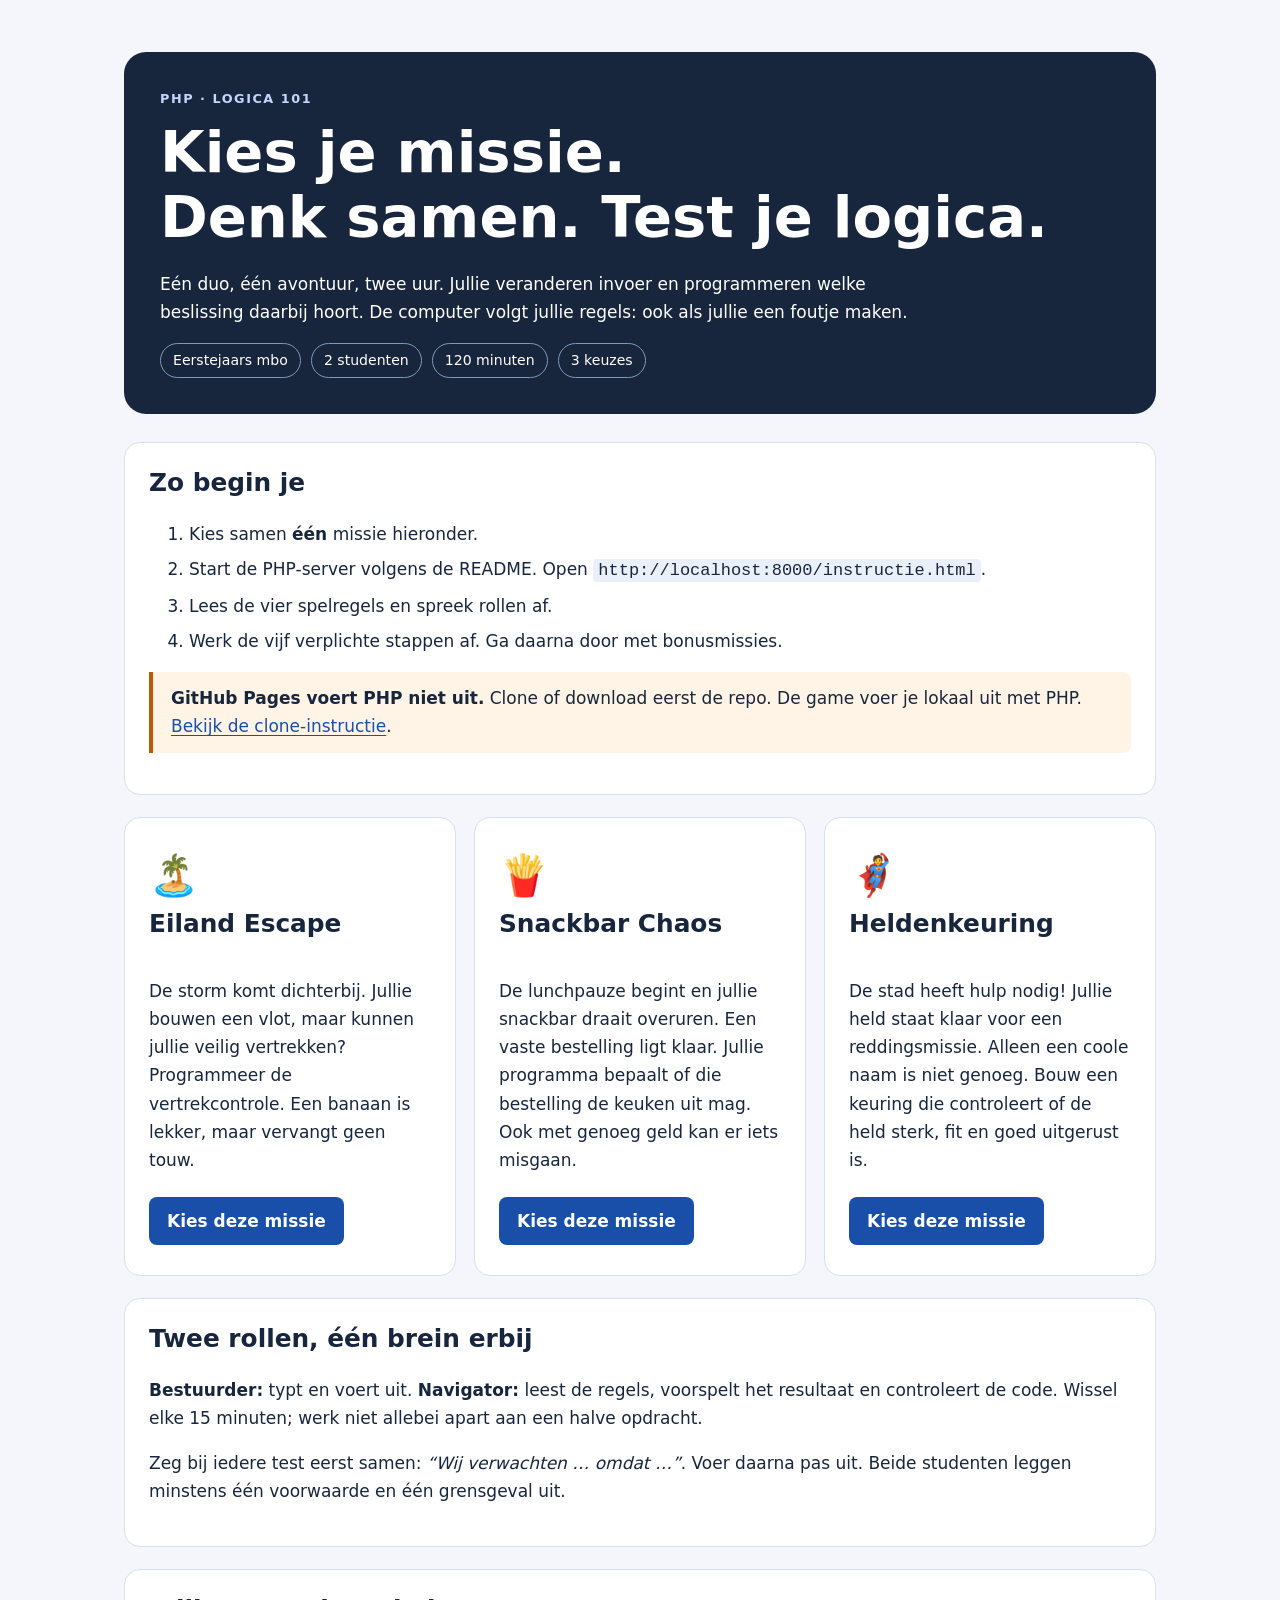
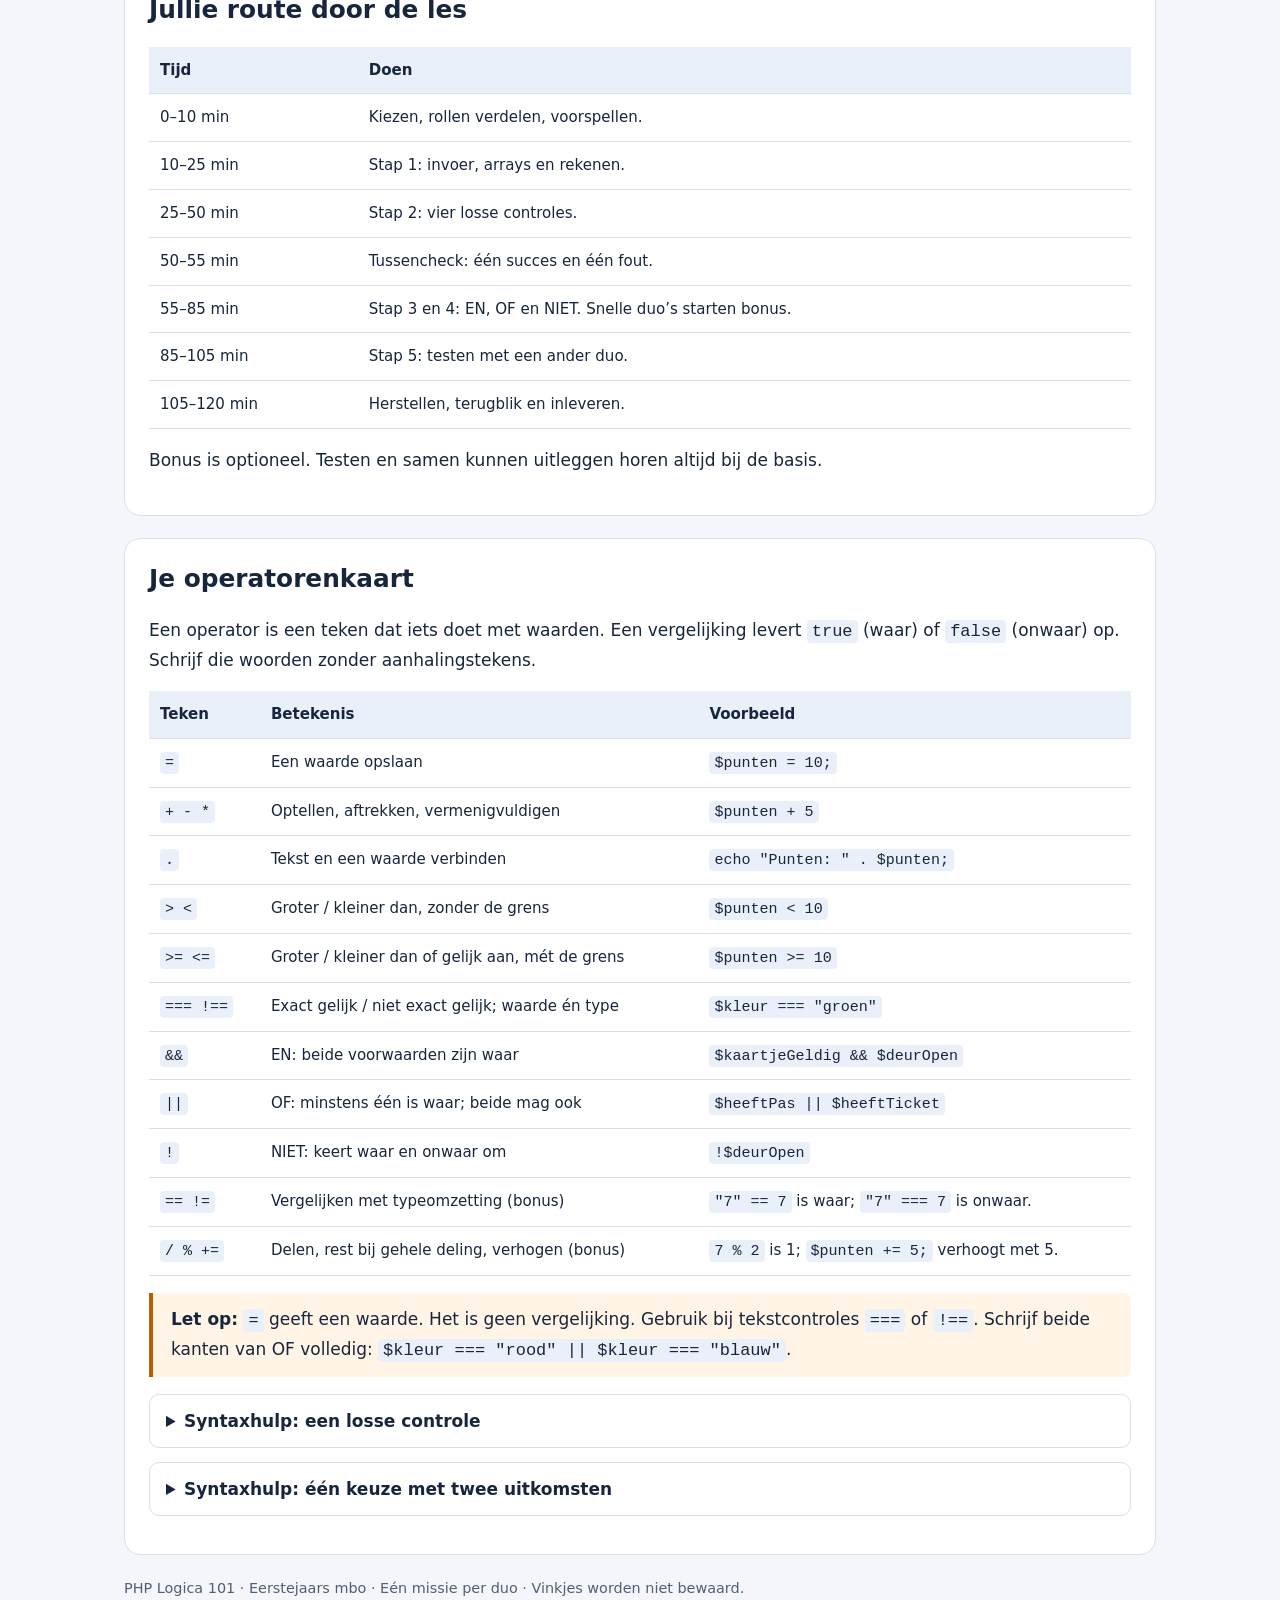
<file: index.html>
<!doctype html>
<html lang="nl">
<head>
    <meta charset="utf-8">
    <meta name="viewport" content="width=device-width, initial-scale=1">
    <meta http-equiv="refresh" content="0; url=instructie.html">
    <title>PHP Logica 101 — kies je missie</title>
</head>
<body><p><a href="instructie.html">Ga naar de drie PHP-missies</a>.</p></body>
</html>
</file>
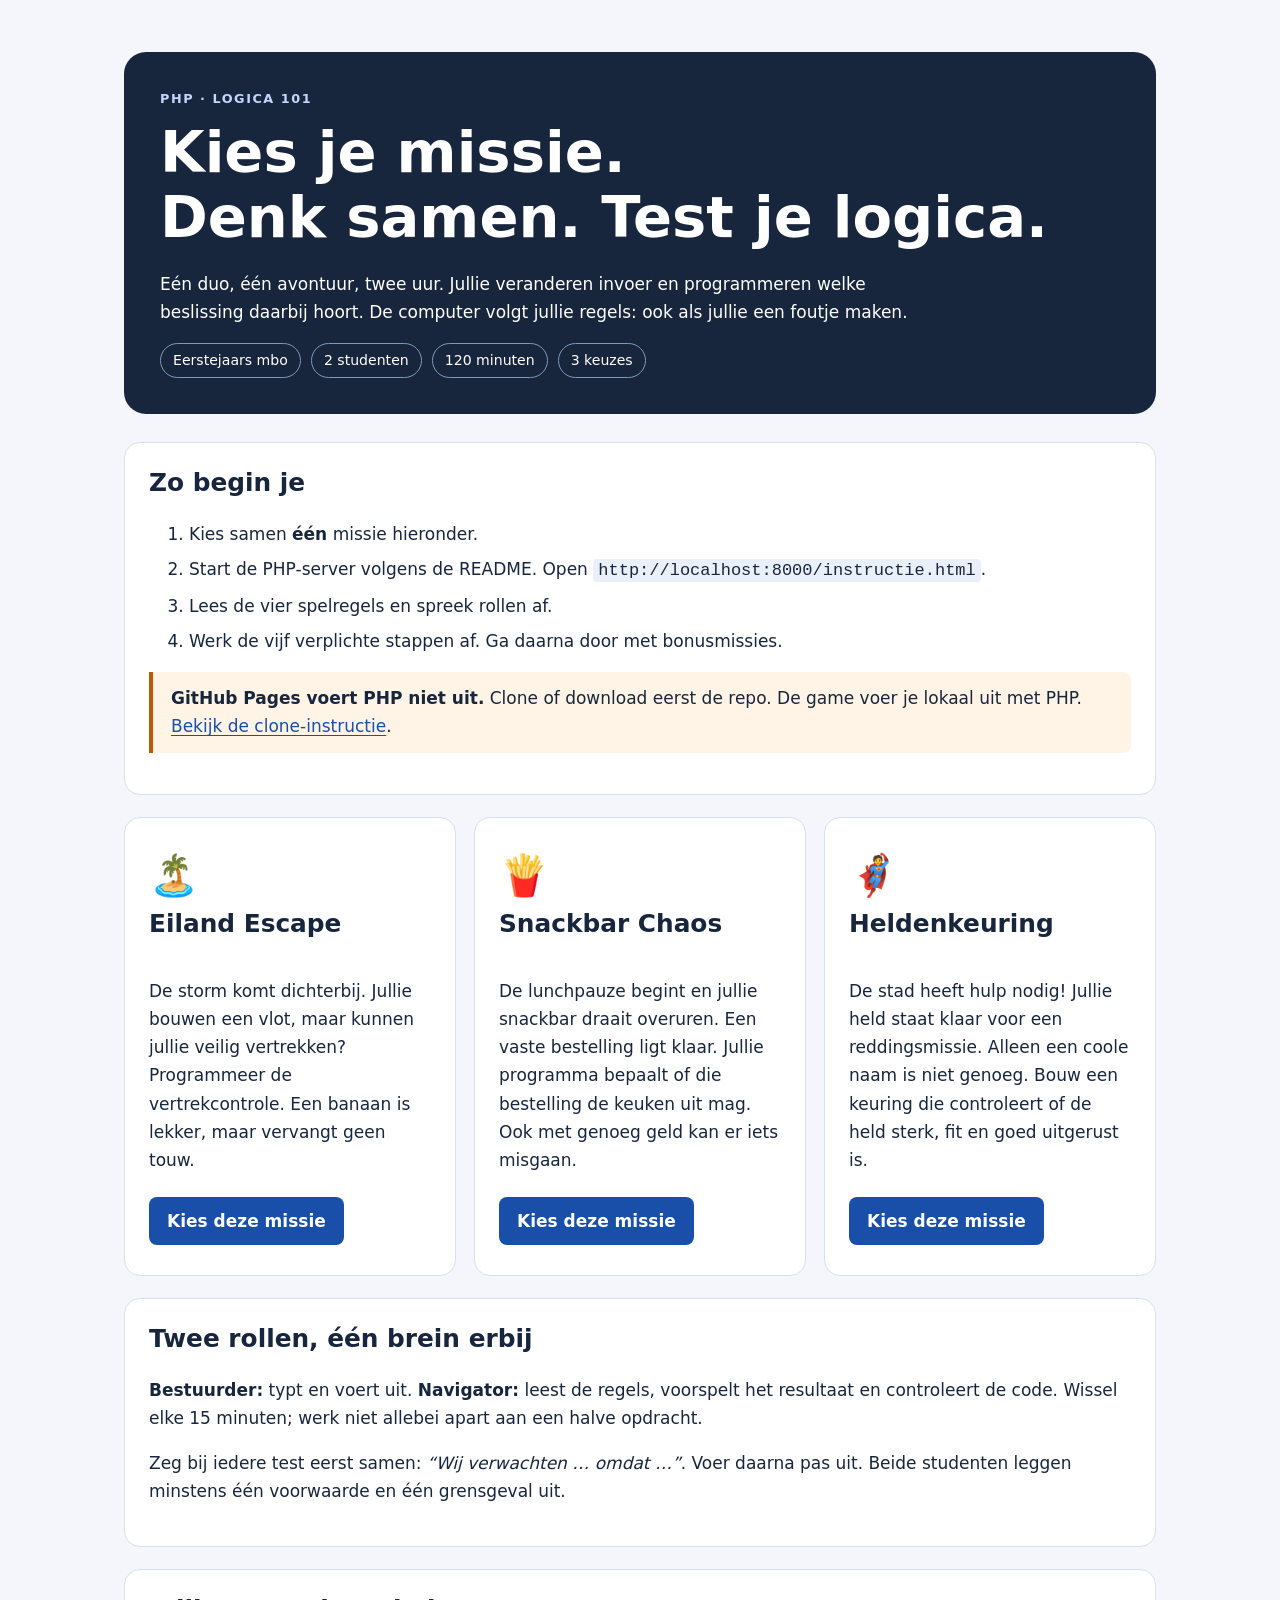
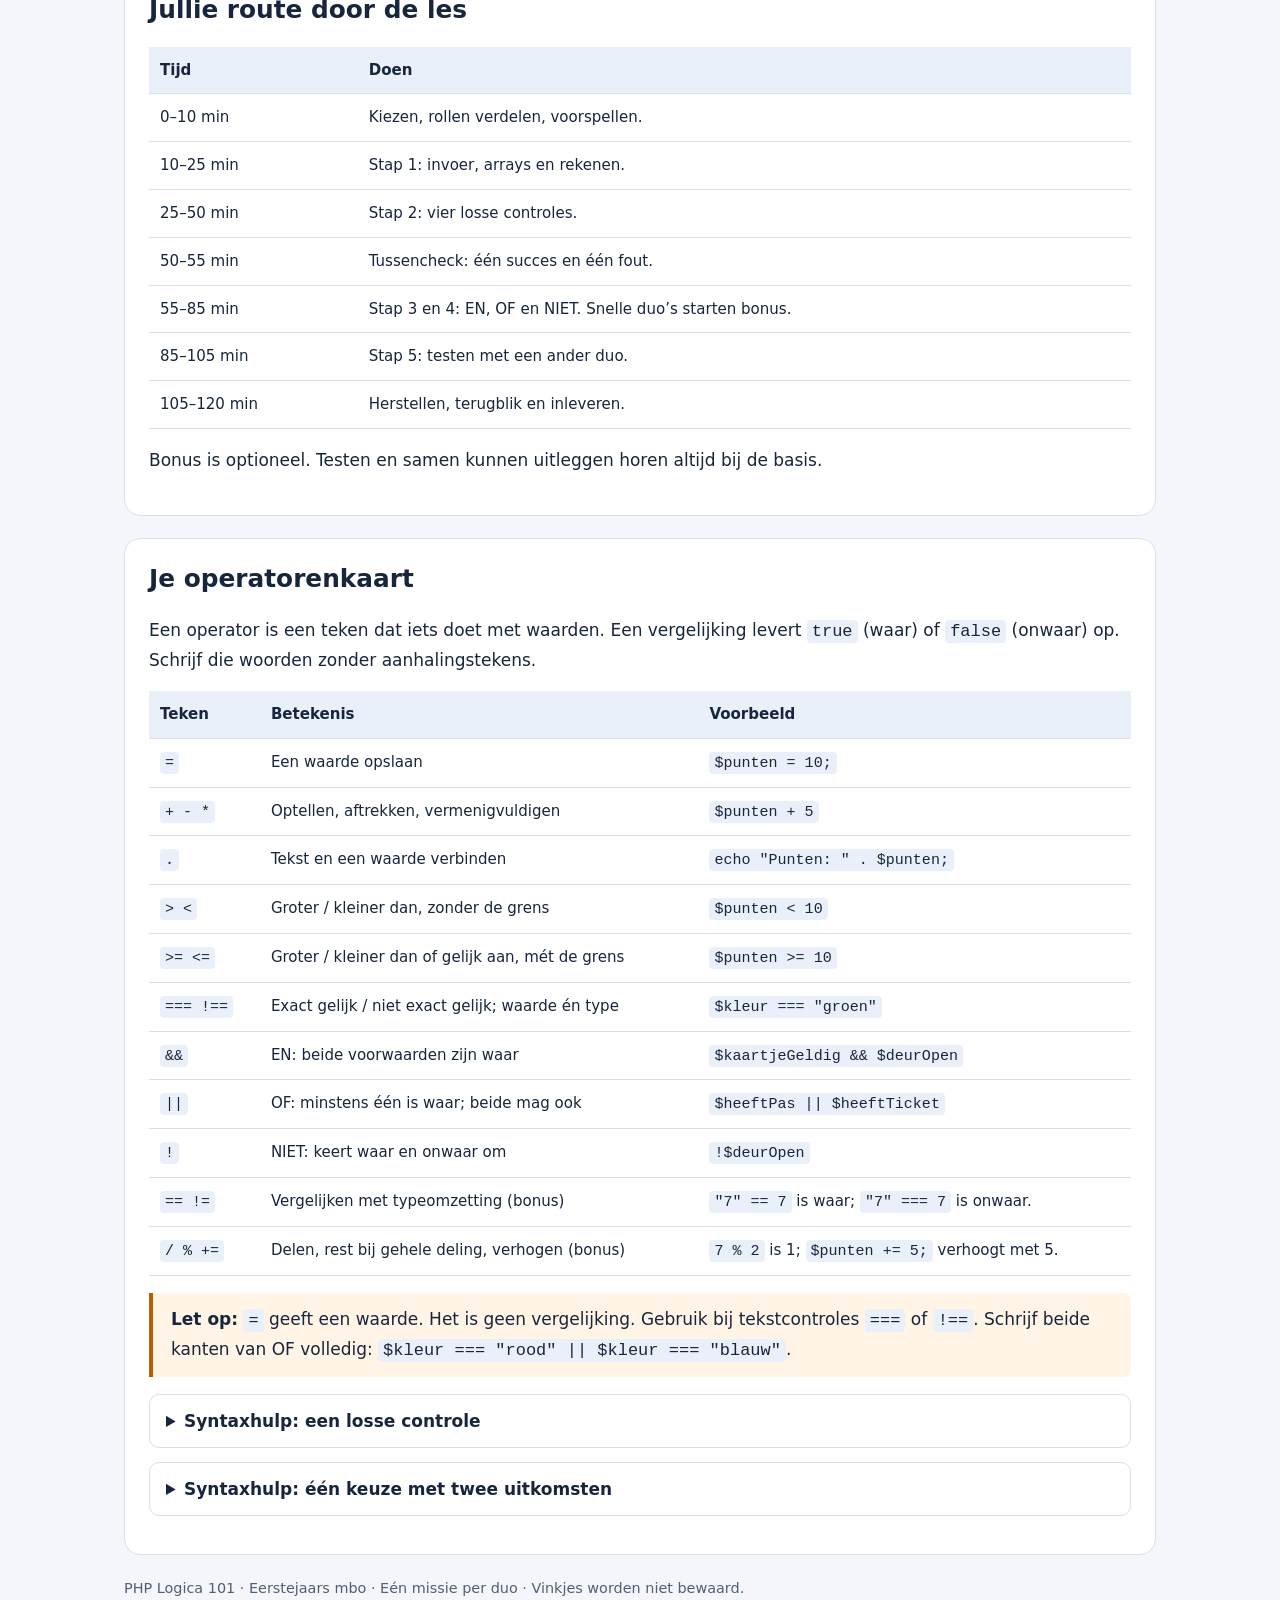
<file: instructie.html>
<!doctype html>
<html lang="nl"><head><meta charset="utf-8"><meta name="viewport" content="width=device-width, initial-scale=1"><title>Kies je missie | PHP Logica 101</title><link rel="stylesheet" href="assets/stijl.css"></head>
<body><main>
<header class="hero"><div class="eyebrow">PHP · Logica 101</div><h1>Kies je missie.<br>Denk samen. Test je logica.</h1><p>Eén duo, één avontuur, twee uur. Jullie veranderen invoer en programmeren welke beslissing daarbij hoort. De computer volgt jullie regels: ook als jullie een foutje maken.</p><div class="tags"><span class="tag">Eerstejaars mbo</span><span class="tag">2 studenten</span><span class="tag">120 minuten</span><span class="tag">3 keuzes</span></div></header>
<section class="panel"><h2>Zo begin je</h2><ol><li>Kies samen <strong>één</strong> missie hieronder.</li><li>Start de PHP-server volgens de README. Open <code>http://localhost:8000/instructie.html</code>.</li><li>Lees de vier spelregels en spreek rollen af.</li><li>Werk de vijf verplichte stappen af. Ga daarna door met bonusmissies.</li></ol><p class="note"><strong>GitHub Pages voert PHP niet uit.</strong> Clone of download eerst de repo. De game voer je lokaal uit met PHP. <a href="publiceer/clone-instructie.html">Bekijk de clone-instructie</a>.</p></section>
<div class="cards"><article class="card"><div class="icon" aria-hidden="true">🏝️</div><h2>Eiland Escape</h2><p>De storm komt dichterbij. Jullie bouwen een vlot, maar kunnen jullie veilig vertrekken? Programmeer de vertrekcontrole. Een banaan is lekker, maar vervangt geen touw.</p><a class="button" href="opdrachten/eiland/instructie.html">Kies deze missie</a></article><article class="card"><div class="icon" aria-hidden="true">🍟</div><h2>Snackbar Chaos</h2><p>De lunchpauze begint en jullie snackbar draait overuren. Een vaste bestelling ligt klaar. Jullie programma bepaalt of die bestelling de keuken uit mag. Ook met genoeg geld kan er iets misgaan.</p><a class="button" href="opdrachten/snackbar/instructie.html">Kies deze missie</a></article><article class="card"><div class="icon" aria-hidden="true">🦸</div><h2>Heldenkeuring</h2><p>De stad heeft hulp nodig! Jullie held staat klaar voor een reddingsmissie. Alleen een coole naam is niet genoeg. Bouw een keuring die controleert of de held sterk, fit en goed uitgerust is.</p><a class="button" href="opdrachten/helden/instructie.html">Kies deze missie</a></article></div>
<section class="panel"><h2>Twee rollen, één brein erbij</h2><p><strong>Bestuurder:</strong> typt en voert uit. <strong>Navigator:</strong> leest de regels, voorspelt het resultaat en controleert de code. Wissel elke 15 minuten; werk niet allebei apart aan een halve opdracht.</p><p>Zeg bij iedere test eerst samen: <em>“Wij verwachten … omdat …”</em>. Voer daarna pas uit. Beide studenten leggen minstens één voorwaarde en één grensgeval uit.</p></section>
<section class="panel"><h2>Jullie route door de les</h2><div class="table-wrap"><table><thead><tr><th>Tijd</th><th>Doen</th></tr></thead><tbody><tr><td>0–10 min</td><td>Kiezen, rollen verdelen, voorspellen.</td></tr><tr><td>10–25 min</td><td>Stap 1: invoer, arrays en rekenen.</td></tr><tr><td>25–50 min</td><td>Stap 2: vier losse controles.</td></tr><tr><td>50–55 min</td><td>Tussencheck: één succes en één fout.</td></tr><tr><td>55–85 min</td><td>Stap 3 en 4: EN, OF en NIET. Snelle duo’s starten bonus.</td></tr><tr><td>85–105 min</td><td>Stap 5: testen met een ander duo.</td></tr><tr><td>105–120 min</td><td>Herstellen, terugblik en inleveren.</td></tr></tbody></table></div><p>Bonus is optioneel. Testen en samen kunnen uitleggen horen altijd bij de basis.</p></section>
<section class="panel" id="operators"><h2>Je operatorenkaart</h2><p>Een operator is een teken dat iets doet met waarden. Een vergelijking levert <code>true</code> (waar) of <code>false</code> (onwaar) op. Schrijf die woorden zonder aanhalingstekens.</p><div class="table-wrap"><table><thead><tr><th>Teken</th><th>Betekenis</th><th>Voorbeeld</th></tr></thead><tbody>
<tr><td><code>=</code></td><td>Een waarde opslaan</td><td><code>$punten = 10;</code></td></tr>
<tr><td><code>+ - *</code></td><td>Optellen, aftrekken, vermenigvuldigen</td><td><code>$punten + 5</code></td></tr>
<tr><td><code>.</code></td><td>Tekst en een waarde verbinden</td><td><code>echo "Punten: " . $punten;</code></td></tr>
<tr><td><code>&gt; &lt;</code></td><td>Groter / kleiner dan, zonder de grens</td><td><code>$punten &lt; 10</code></td></tr>
<tr><td><code>&gt;= &lt;=</code></td><td>Groter / kleiner dan of gelijk aan, mét de grens</td><td><code>$punten &gt;= 10</code></td></tr>
<tr><td><code>=== !==</code></td><td>Exact gelijk / niet exact gelijk; waarde én type</td><td><code>$kleur === "groen"</code></td></tr>
<tr><td><code>&amp;&amp;</code></td><td>EN: beide voorwaarden zijn waar</td><td><code>$kaartjeGeldig &amp;&amp; $deurOpen</code></td></tr>
<tr><td><code>||</code></td><td>OF: minstens één is waar; beide mag ook</td><td><code>$heeftPas || $heeftTicket</code></td></tr>
<tr><td><code>!</code></td><td>NIET: keert waar en onwaar om</td><td><code>!$deurOpen</code></td></tr>
<tr><td><code>== !=</code></td><td>Vergelijken met typeomzetting (bonus)</td><td><code>"7" == 7</code> is waar; <code>"7" === 7</code> is onwaar.</td></tr>
<tr><td><code>/ % +=</code></td><td>Delen, rest bij gehele deling, verhogen (bonus)</td><td><code>7 % 2</code> is 1; <code>$punten += 5;</code> verhoogt met 5.</td></tr>
</tbody></table></div><p class="note"><strong>Let op:</strong> <code>=</code> geeft een waarde. Het is geen vergelijking. Gebruik bij tekstcontroles <code>===</code> of <code>!==</code>. Schrijf beide kanten van OF volledig: <code>$kleur === "rood" || $kleur === "blauw"</code>.</p>
<details><summary>Syntaxhulp: een losse controle</summary><pre><code>$leeftijd = 11;

if ($leeftijd &lt; 12) {
    echo "Deze film is voor 12 jaar en ouder.&lt;br&gt;";
}</code></pre><p>Vertaal dit bioscoopvoorbeeld zelf naar jullie missie.</p></details>
<details><summary>Syntaxhulp: één keuze met twee uitkomsten</summary><pre><code>if ($deurOpen) {
    echo "De deur is open.";
} else {
    echo "De deur is dicht.";
}</code></pre><p>Dit werkt als <code>$deurOpen</code> een boolean is: <code>true</code> of <code>false</code>. Gebruik voor tekst een echte vergelijking, zoals <code>$deur === "open"</code>.</p></details></section><footer class="footer">PHP Logica 101 · Eerstejaars mbo · Eén missie per duo · Vinkjes worden niet bewaard.</footer></main></body></html>
</file>
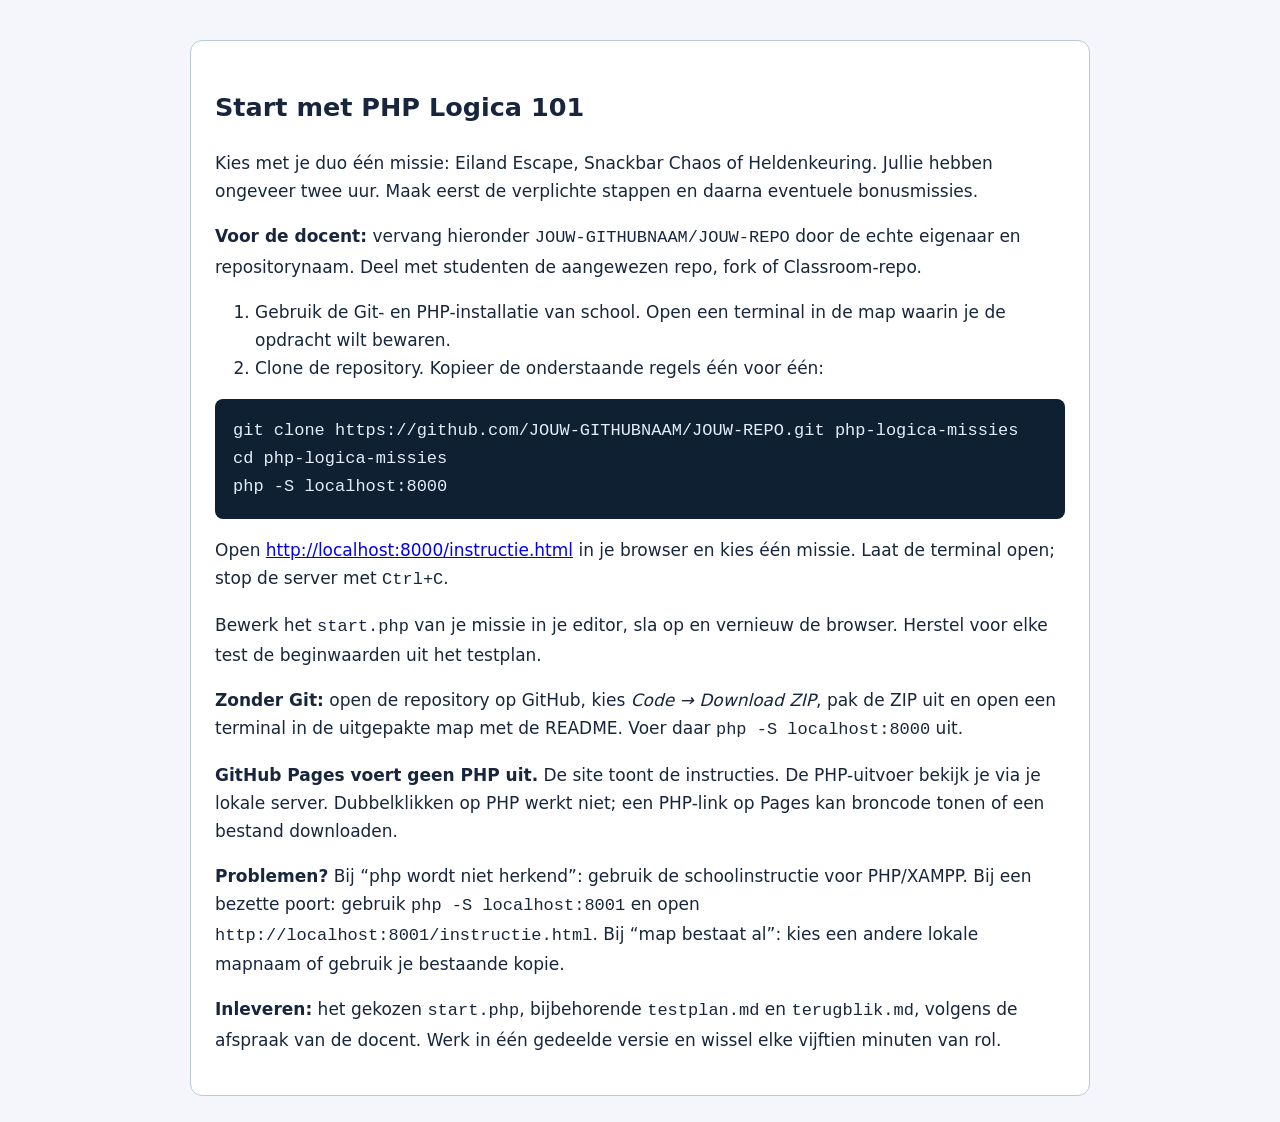
<file: publiceer/clone-instructie.html>
<!doctype html>
<html lang="nl"><head><meta charset="utf-8"><meta name="viewport" content="width=device-width, initial-scale=1"><title>Clone en starten — PHP Logica 101</title></head><body style="margin:0;padding:16px;background:#f4f6fb"><main><section aria-labelledby="clone-titel" style="max-width:850px;margin:24px auto;padding:24px;border:1px solid #b9c8dd;border-radius:12px;font:17px/1.65 system-ui;color:#17263d;background:#fff">
<h2 id="clone-titel">Start met PHP Logica 101</h2>
<p>Kies met je duo één missie: Eiland Escape, Snackbar Chaos of Heldenkeuring. Jullie hebben ongeveer twee uur. Maak eerst de verplichte stappen en daarna eventuele bonusmissies.</p>
<p><strong>Voor de docent:</strong> vervang hieronder <code>JOUW-GITHUBNAAM/JOUW-REPO</code> door de echte eigenaar en repositorynaam. Deel met studenten de aangewezen repo, fork of Classroom-repo.</p>
<ol><li>Gebruik de Git- en PHP-installatie van school. Open een terminal in de map waarin je de opdracht wilt bewaren.</li><li>Clone de repository. Kopieer de onderstaande regels één voor één:</li></ol>
<pre style="overflow:auto;background:#102033;color:#e3edf9;padding:18px;border-radius:8px"><code>git clone https://github.com/JOUW-GITHUBNAAM/JOUW-REPO.git php-logica-missies
cd php-logica-missies
php -S localhost:8000</code></pre>
<p>Open <a href="http://localhost:8000/instructie.html">http://localhost:8000/instructie.html</a> in je browser en kies één missie. Laat de terminal open; stop de server met <code>Ctrl+C</code>.</p>
<p>Bewerk het <code>start.php</code> van je missie in je editor, sla op en vernieuw de browser. Herstel voor elke test de beginwaarden uit het testplan.</p>
<p><strong>Zonder Git:</strong> open de repository op GitHub, kies <em>Code → Download ZIP</em>, pak de ZIP uit en open een terminal in de uitgepakte map met de README. Voer daar <code>php -S localhost:8000</code> uit.</p>
<p><strong>GitHub Pages voert geen PHP uit.</strong> De site toont de instructies. De PHP-uitvoer bekijk je via je lokale server. Dubbelklikken op PHP werkt niet; een PHP-link op Pages kan broncode tonen of een bestand downloaden.</p>
<p><strong>Problemen?</strong> Bij “php wordt niet herkend”: gebruik de schoolinstructie voor PHP/XAMPP. Bij een bezette poort: gebruik <code>php -S localhost:8001</code> en open <code>http://localhost:8001/instructie.html</code>. Bij “map bestaat al”: kies een andere lokale mapnaam of gebruik je bestaande kopie.</p>
<p><strong>Inleveren:</strong> het gekozen <code>start.php</code>, bijbehorende <code>testplan.md</code> en <code>terugblik.md</code>, volgens de afspraak van de docent. Werk in één gedeelde versie en wissel elke vijftien minuten van rol.</p></section></main></body></html>
</file>
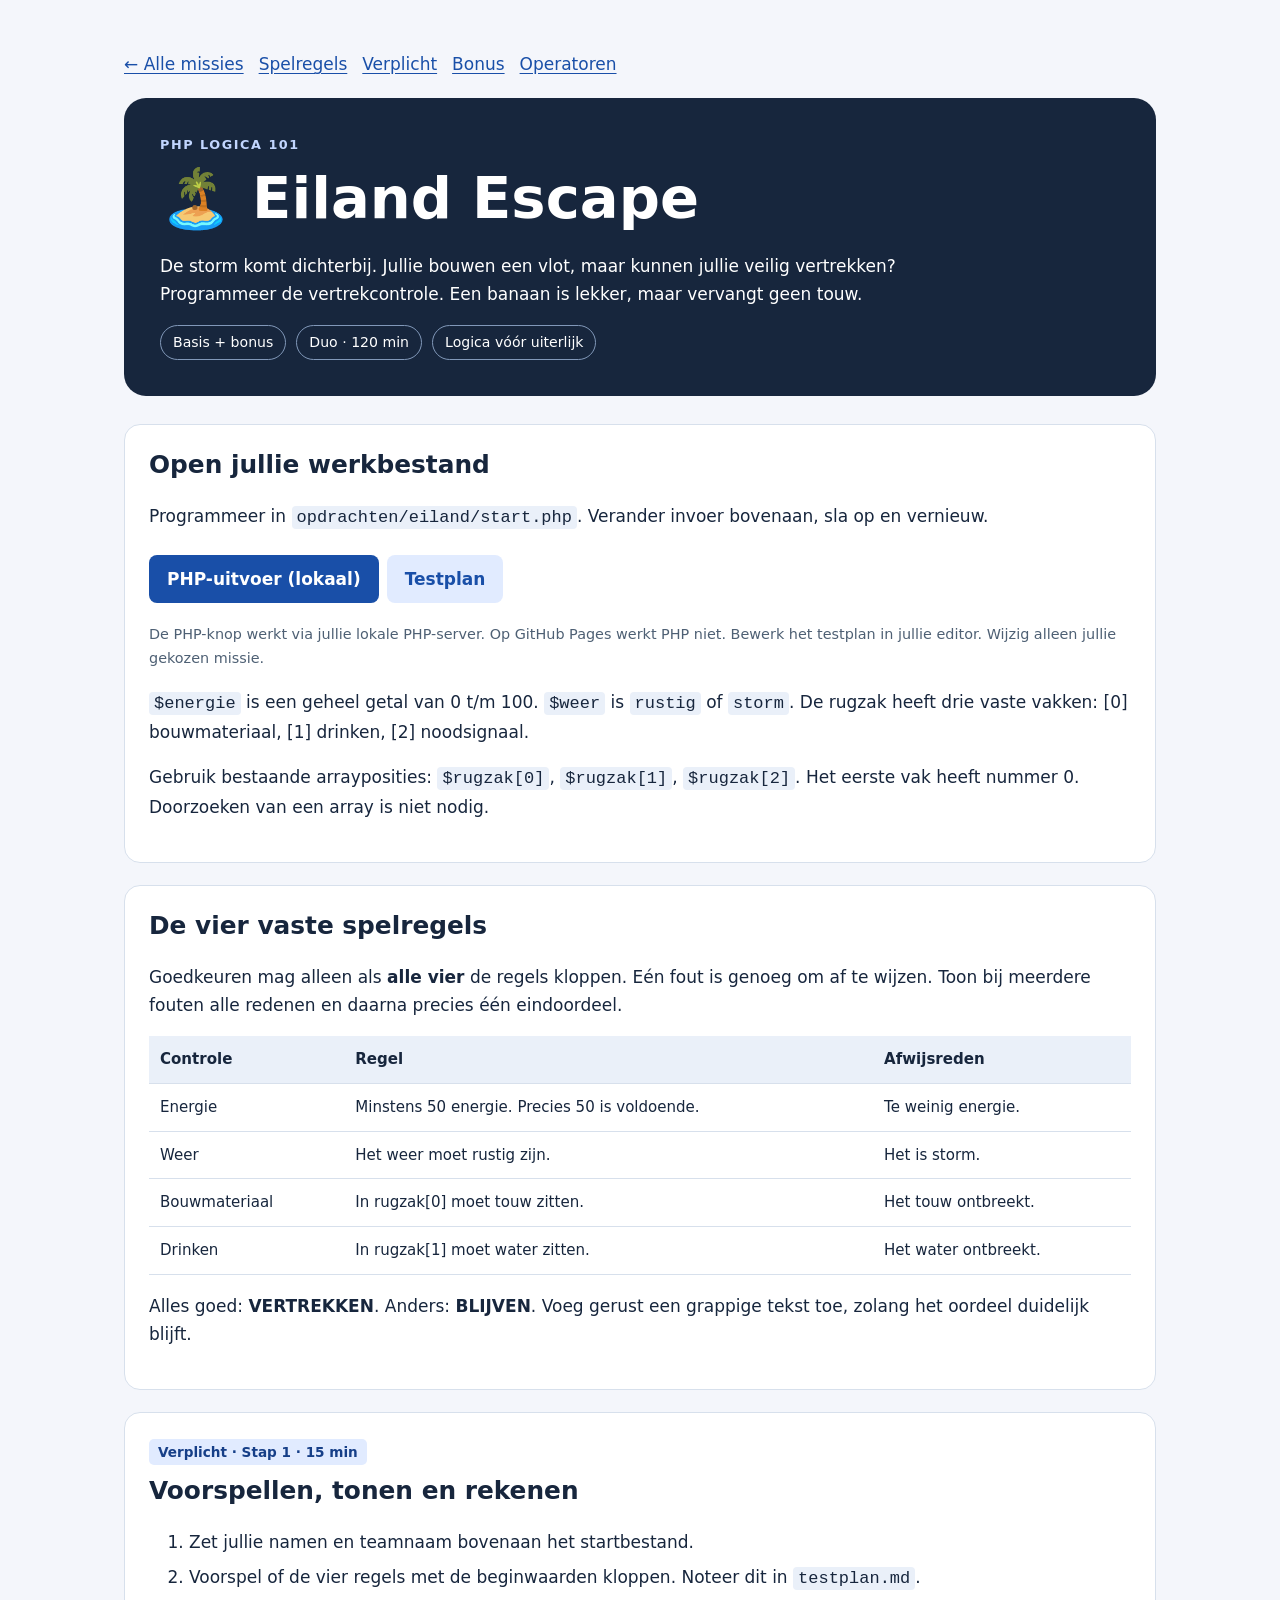
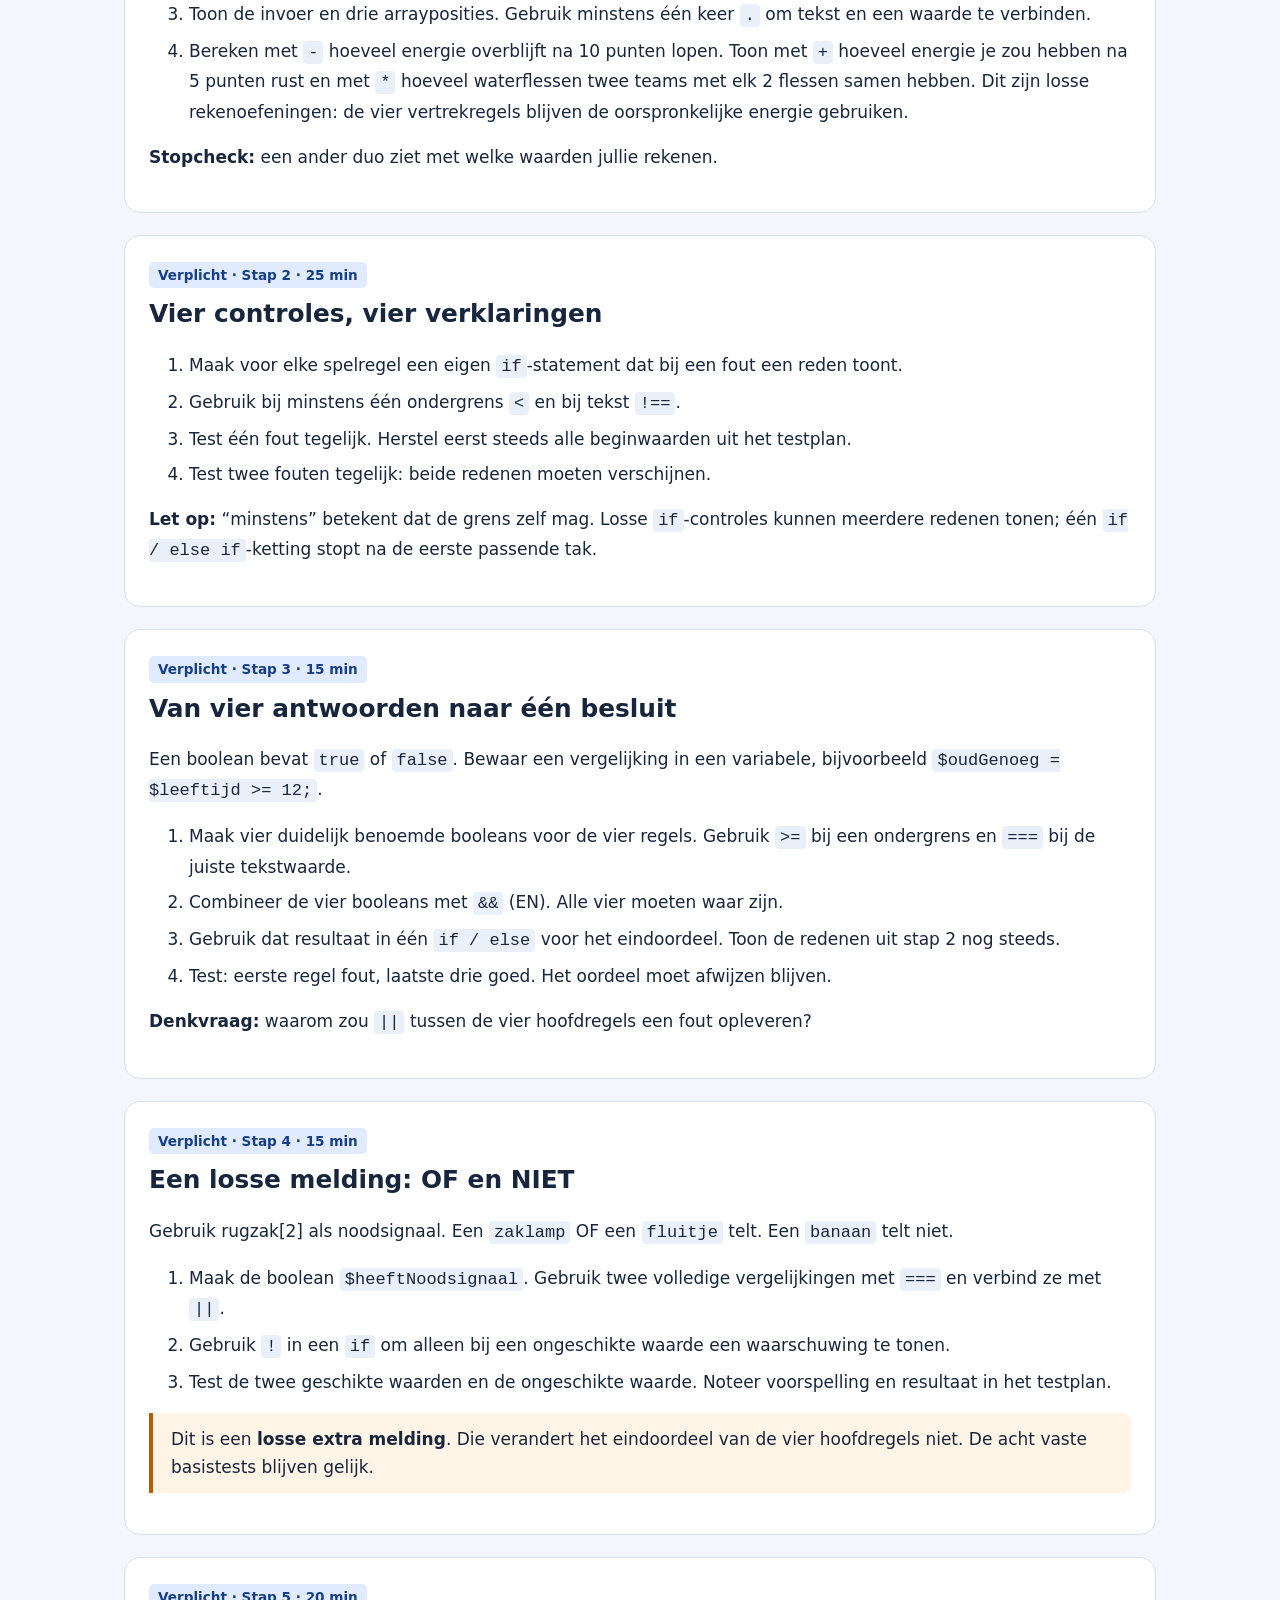
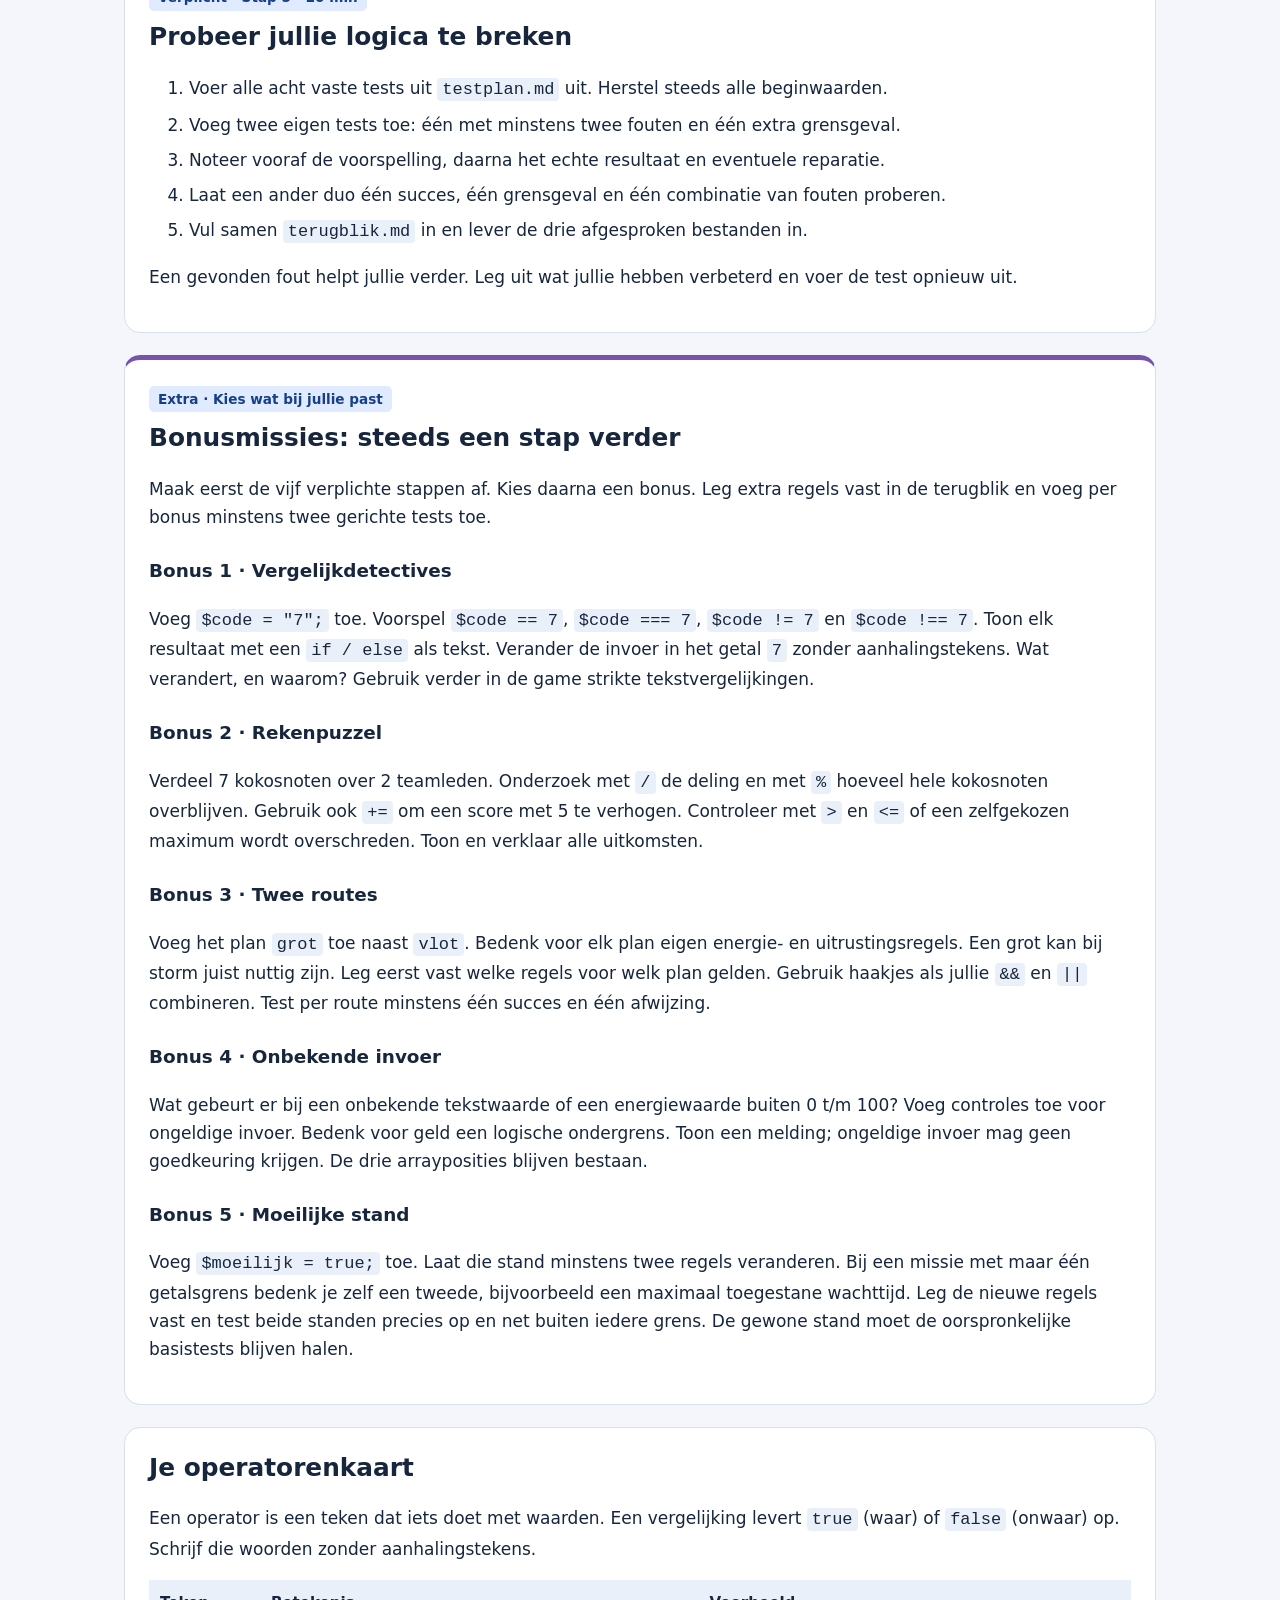
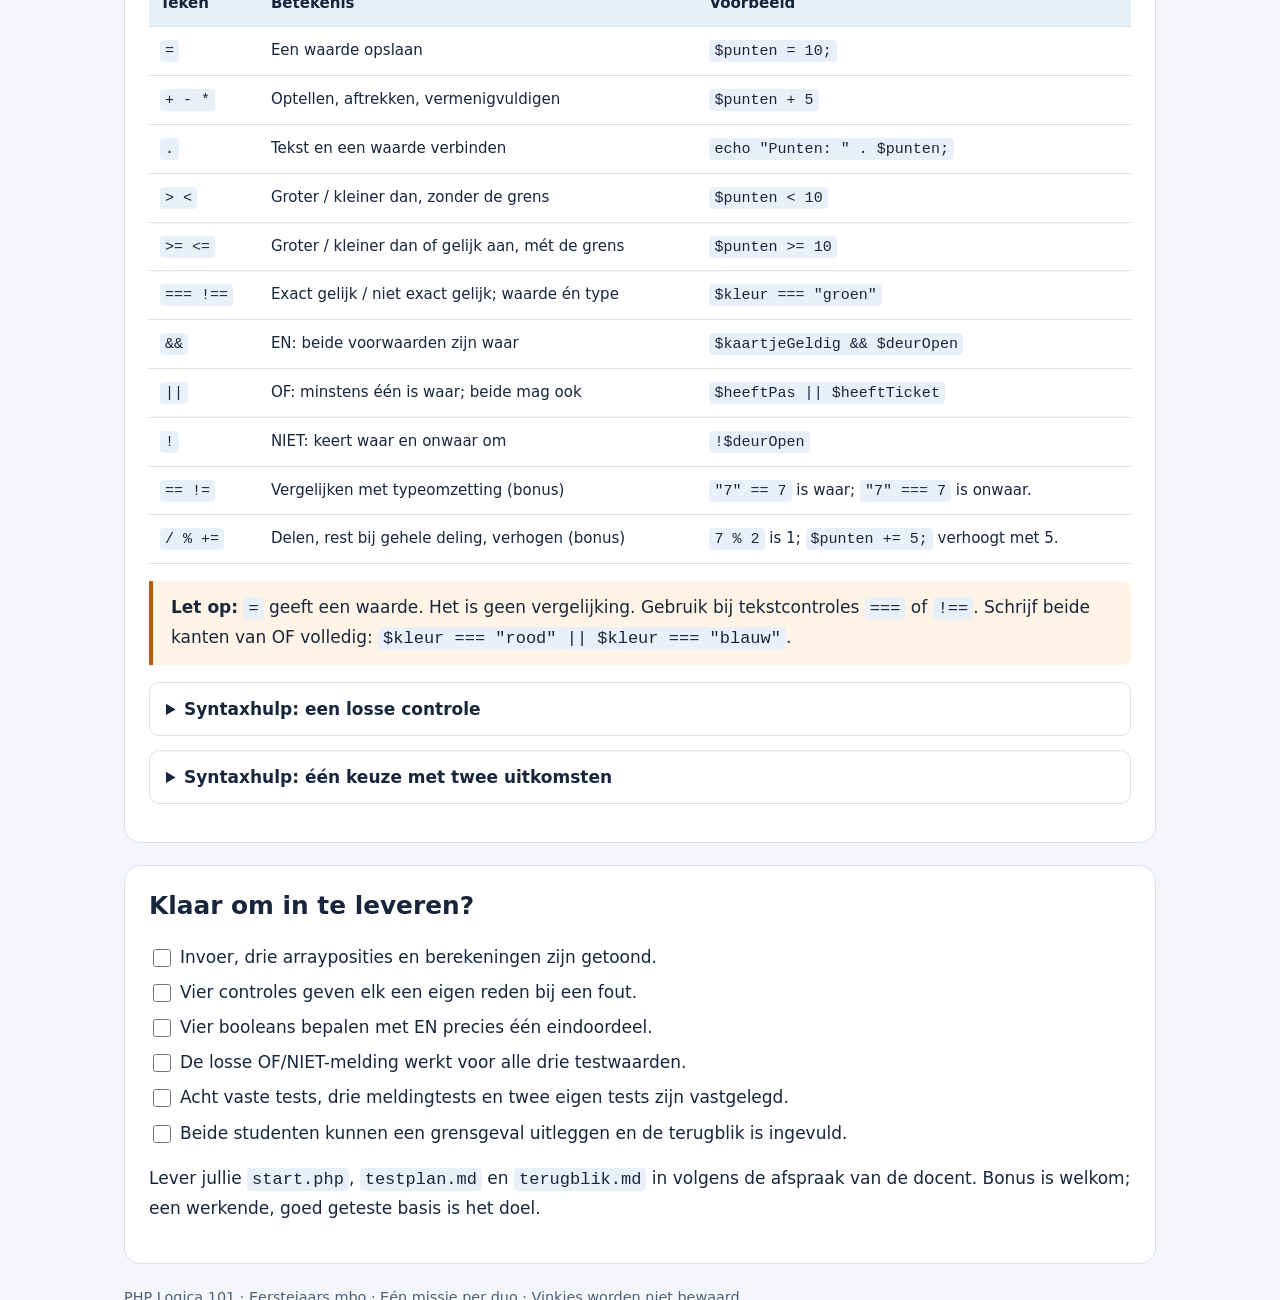
<file: opdrachten/eiland/instructie.html>
<!doctype html>
<html lang="nl"><head><meta charset="utf-8"><meta name="viewport" content="width=device-width, initial-scale=1"><title>Eiland Escape | PHP Logica 101</title><link rel="stylesheet" href="../../assets/stijl.css"></head>
<body><main>
<nav class="nav" aria-label="Hoofdnavigatie"><a href="../../instructie.html">← Alle missies</a><a href="#regels">Spelregels</a><a href="#stappen">Verplicht</a><a href="#bonus">Bonus</a><a href="#operators">Operatoren</a></nav>
<header class="hero"><div class="eyebrow">PHP Logica 101</div><h1>🏝️ Eiland Escape</h1><p>De storm komt dichterbij. Jullie bouwen een vlot, maar kunnen jullie veilig vertrekken? Programmeer de vertrekcontrole. Een banaan is lekker, maar vervangt geen touw.</p><div class="tags"><span class="tag">Basis + bonus</span><span class="tag">Duo · 120 min</span><span class="tag">Logica vóór uiterlijk</span></div></header>
<section class="panel"><h2>Open jullie werkbestand</h2><p>Programmeer in <code>opdrachten/eiland/start.php</code>. Verander invoer bovenaan, sla op en vernieuw.</p><a class="button" href="start.php">PHP-uitvoer (lokaal)</a><a class="button secondary" href="testplan.md">Testplan</a><p class="small">De PHP-knop werkt via jullie lokale PHP-server. Op GitHub Pages werkt PHP niet. Bewerk het testplan in jullie editor. Wijzig alleen jullie gekozen missie.</p><p><code>$energie</code> is een geheel getal van 0 t/m 100. <code>$weer</code> is <code>rustig</code> of <code>storm</code>. De rugzak heeft drie vaste vakken: [0] bouwmateriaal, [1] drinken, [2] noodsignaal.</p><p>Gebruik bestaande arrayposities: <code>$rugzak[0]</code>, <code>$rugzak[1]</code>, <code>$rugzak[2]</code>. Het eerste vak heeft nummer 0. Doorzoeken van een array is niet nodig.</p></section>
<section class="panel" id="regels"><h2>De vier vaste spelregels</h2><p>Goedkeuren mag alleen als <strong>alle vier</strong> de regels kloppen. Eén fout is genoeg om af te wijzen. Toon bij meerdere fouten alle redenen en daarna precies één eindoordeel.</p><div class="table-wrap"><table><thead><tr><th>Controle</th><th>Regel</th><th>Afwijsreden</th></tr></thead><tbody><tr><td>Energie</td><td>Minstens 50 energie. Precies 50 is voldoende.</td><td>Te weinig energie.</td></tr><tr><td>Weer</td><td>Het weer moet rustig zijn.</td><td>Het is storm.</td></tr><tr><td>Bouwmateriaal</td><td>In rugzak[0] moet touw zitten.</td><td>Het touw ontbreekt.</td></tr><tr><td>Drinken</td><td>In rugzak[1] moet water zitten.</td><td>Het water ontbreekt.</td></tr></tbody></table></div><p>Alles goed: <strong>VERTREKKEN</strong>. Anders: <strong>BLIJVEN</strong>. Voeg gerust een grappige tekst toe, zolang het oordeel duidelijk blijft.</p></section>
<div id="stappen"></div><section class="panel"><span class="step">Verplicht · Stap 1 · 15 min</span><h2>Voorspellen, tonen en rekenen</h2><ol><li>Zet jullie namen en teamnaam bovenaan het startbestand.</li><li>Voorspel of de vier regels met de beginwaarden kloppen. Noteer dit in <code>testplan.md</code>.</li><li>Toon de invoer en drie arrayposities. Gebruik minstens één keer <code>.</code> om tekst en een waarde te verbinden.</li><li>Bereken met <code>-</code> hoeveel energie overblijft na 10 punten lopen. Toon met <code>+</code> hoeveel energie je zou hebben na 5 punten rust en met <code>*</code> hoeveel waterflessen twee teams met elk 2 flessen samen hebben. Dit zijn losse rekenoefeningen: de vier vertrekregels blijven de oorspronkelijke energie gebruiken.</li></ol><p><strong>Stopcheck:</strong> een ander duo ziet met welke waarden jullie rekenen.</p></section>
<section class="panel"><span class="step">Verplicht · Stap 2 · 25 min</span><h2>Vier controles, vier verklaringen</h2><ol><li>Maak voor elke spelregel een eigen <code>if</code>-statement dat bij een fout een reden toont.</li><li>Gebruik bij minstens één ondergrens <code>&lt;</code> en bij tekst <code>!==</code>.</li><li>Test één fout tegelijk. Herstel eerst steeds alle beginwaarden uit het testplan.</li><li>Test twee fouten tegelijk: beide redenen moeten verschijnen.</li></ol><p><strong>Let op:</strong> “minstens” betekent dat de grens zelf mag. Losse <code>if</code>-controles kunnen meerdere redenen tonen; één <code>if / else if</code>-ketting stopt na de eerste passende tak.</p></section>
<section class="panel"><span class="step">Verplicht · Stap 3 · 15 min</span><h2>Van vier antwoorden naar één besluit</h2><p>Een boolean bevat <code>true</code> of <code>false</code>. Bewaar een vergelijking in een variabele, bijvoorbeeld <code>$oudGenoeg = $leeftijd &gt;= 12;</code>.</p><ol><li>Maak vier duidelijk benoemde booleans voor de vier regels. Gebruik <code>&gt;=</code> bij een ondergrens en <code>===</code> bij de juiste tekstwaarde.</li><li>Combineer de vier booleans met <code>&amp;&amp;</code> (EN). Alle vier moeten waar zijn.</li><li>Gebruik dat resultaat in één <code>if / else</code> voor het eindoordeel. Toon de redenen uit stap 2 nog steeds.</li><li>Test: eerste regel fout, laatste drie goed. Het oordeel moet afwijzen blijven.</li></ol><p><strong>Denkvraag:</strong> waarom zou <code>||</code> tussen de vier hoofdregels een fout opleveren?</p></section>
<section class="panel"><span class="step">Verplicht · Stap 4 · 15 min</span><h2>Een losse melding: OF en NIET</h2><p>Gebruik rugzak[2] als noodsignaal. Een <code>zaklamp</code> OF een <code>fluitje</code> telt. Een <code>banaan</code> telt niet.</p><ol><li>Maak de boolean <code>$heeftNoodsignaal</code>. Gebruik twee volledige vergelijkingen met <code>===</code> en verbind ze met <code>||</code>.</li><li>Gebruik <code>!</code> in een <code>if</code> om alleen bij een ongeschikte waarde een waarschuwing te tonen.</li><li>Test de twee geschikte waarden en de ongeschikte waarde. Noteer voorspelling en resultaat in het testplan.</li></ol><p class="note">Dit is een <strong>losse extra melding</strong>. Die verandert het eindoordeel van de vier hoofdregels niet. De acht vaste basistests blijven gelijk.</p></section>
<section class="panel"><span class="step">Verplicht · Stap 5 · 20 min</span><h2>Probeer jullie logica te breken</h2><ol><li>Voer alle acht vaste tests uit <code>testplan.md</code> uit. Herstel steeds alle beginwaarden.</li><li>Voeg twee eigen tests toe: één met minstens twee fouten en één extra grensgeval.</li><li>Noteer vooraf de voorspelling, daarna het echte resultaat en eventuele reparatie.</li><li>Laat een ander duo één succes, één grensgeval en één combinatie van fouten proberen.</li><li>Vul samen <code>terugblik.md</code> in en lever de drie afgesproken bestanden in.</li></ol><p>Een gevonden fout helpt jullie verder. Leg uit wat jullie hebben verbeterd en voer de test opnieuw uit.</p></section>
<section class="panel bonus" id="bonus"><span class="step">Extra · Kies wat bij jullie past</span><h2>Bonusmissies: steeds een stap verder</h2><p>Maak eerst de vijf verplichte stappen af. Kies daarna een bonus. Leg extra regels vast in de terugblik en voeg per bonus minstens twee gerichte tests toe.</p><h3>Bonus 1 · Vergelijkdetectives</h3><p>Voeg <code>$code = "7";</code> toe. Voorspel <code>$code == 7</code>, <code>$code === 7</code>, <code>$code != 7</code> en <code>$code !== 7</code>. Toon elk resultaat met een <code>if / else</code> als tekst. Verander de invoer in het getal <code>7</code> zonder aanhalingstekens. Wat verandert, en waarom? Gebruik verder in de game strikte tekstvergelijkingen.</p><h3>Bonus 2 · Rekenpuzzel</h3><p>Verdeel 7 kokosnoten over 2 teamleden. Onderzoek met <code>/</code> de deling en met <code>%</code> hoeveel hele kokosnoten overblijven. Gebruik ook <code>+=</code> om een score met 5 te verhogen. Controleer met <code>&gt;</code> en <code>&lt;=</code> of een zelfgekozen maximum wordt overschreden. Toon en verklaar alle uitkomsten.</p><h3>Bonus 3 · Twee routes</h3><p>Voeg het plan <code>grot</code> toe naast <code>vlot</code>. Bedenk voor elk plan eigen energie- en uitrustingsregels. Een grot kan bij storm juist nuttig zijn. Leg eerst vast welke regels voor welk plan gelden. Gebruik haakjes als jullie <code>&amp;&amp;</code> en <code>||</code> combineren. Test per route minstens één succes en één afwijzing.</p><h3>Bonus 4 · Onbekende invoer</h3><p>Wat gebeurt er bij een onbekende tekstwaarde of een energiewaarde buiten 0 t/m 100? Voeg controles toe voor ongeldige invoer. Bedenk voor geld een logische ondergrens. Toon een melding; ongeldige invoer mag geen goedkeuring krijgen. De drie arrayposities blijven bestaan.</p><h3>Bonus 5 · Moeilijke stand</h3><p>Voeg <code>$moeilijk = true;</code> toe. Laat die stand minstens twee regels veranderen. Bij een missie met maar één getalsgrens bedenk je zelf een tweede, bijvoorbeeld een maximaal toegestane wachttijd. Leg de nieuwe regels vast en test beide standen precies op en net buiten iedere grens. De gewone stand moet de oorspronkelijke basistests blijven halen.</p></section>
<section class="panel" id="operators"><h2>Je operatorenkaart</h2><p>Een operator is een teken dat iets doet met waarden. Een vergelijking levert <code>true</code> (waar) of <code>false</code> (onwaar) op. Schrijf die woorden zonder aanhalingstekens.</p><div class="table-wrap"><table><thead><tr><th>Teken</th><th>Betekenis</th><th>Voorbeeld</th></tr></thead><tbody>
<tr><td><code>=</code></td><td>Een waarde opslaan</td><td><code>$punten = 10;</code></td></tr>
<tr><td><code>+ - *</code></td><td>Optellen, aftrekken, vermenigvuldigen</td><td><code>$punten + 5</code></td></tr>
<tr><td><code>.</code></td><td>Tekst en een waarde verbinden</td><td><code>echo "Punten: " . $punten;</code></td></tr>
<tr><td><code>&gt; &lt;</code></td><td>Groter / kleiner dan, zonder de grens</td><td><code>$punten &lt; 10</code></td></tr>
<tr><td><code>&gt;= &lt;=</code></td><td>Groter / kleiner dan of gelijk aan, mét de grens</td><td><code>$punten &gt;= 10</code></td></tr>
<tr><td><code>=== !==</code></td><td>Exact gelijk / niet exact gelijk; waarde én type</td><td><code>$kleur === "groen"</code></td></tr>
<tr><td><code>&amp;&amp;</code></td><td>EN: beide voorwaarden zijn waar</td><td><code>$kaartjeGeldig &amp;&amp; $deurOpen</code></td></tr>
<tr><td><code>||</code></td><td>OF: minstens één is waar; beide mag ook</td><td><code>$heeftPas || $heeftTicket</code></td></tr>
<tr><td><code>!</code></td><td>NIET: keert waar en onwaar om</td><td><code>!$deurOpen</code></td></tr>
<tr><td><code>== !=</code></td><td>Vergelijken met typeomzetting (bonus)</td><td><code>"7" == 7</code> is waar; <code>"7" === 7</code> is onwaar.</td></tr>
<tr><td><code>/ % +=</code></td><td>Delen, rest bij gehele deling, verhogen (bonus)</td><td><code>7 % 2</code> is 1; <code>$punten += 5;</code> verhoogt met 5.</td></tr>
</tbody></table></div><p class="note"><strong>Let op:</strong> <code>=</code> geeft een waarde. Het is geen vergelijking. Gebruik bij tekstcontroles <code>===</code> of <code>!==</code>. Schrijf beide kanten van OF volledig: <code>$kleur === "rood" || $kleur === "blauw"</code>.</p>
<details><summary>Syntaxhulp: een losse controle</summary><pre><code>$leeftijd = 11;

if ($leeftijd &lt; 12) {
    echo "Deze film is voor 12 jaar en ouder.&lt;br&gt;";
}</code></pre><p>Vertaal dit bioscoopvoorbeeld zelf naar jullie missie.</p></details>
<details><summary>Syntaxhulp: één keuze met twee uitkomsten</summary><pre><code>if ($deurOpen) {
    echo "De deur is open.";
} else {
    echo "De deur is dicht.";
}</code></pre><p>Dit werkt als <code>$deurOpen</code> een boolean is: <code>true</code> of <code>false</code>. Gebruik voor tekst een echte vergelijking, zoals <code>$deur === "open"</code>.</p></details></section>
<section class="panel"><h2>Klaar om in te leveren?</h2><ul class="checks"><li><label><input type="checkbox">Invoer, drie arrayposities en berekeningen zijn getoond.</label></li><li><label><input type="checkbox">Vier controles geven elk een eigen reden bij een fout.</label></li><li><label><input type="checkbox">Vier booleans bepalen met EN precies één eindoordeel.</label></li><li><label><input type="checkbox">De losse OF/NIET-melding werkt voor alle drie testwaarden.</label></li><li><label><input type="checkbox">Acht vaste tests, drie meldingtests en twee eigen tests zijn vastgelegd.</label></li><li><label><input type="checkbox">Beide studenten kunnen een grensgeval uitleggen en de terugblik is ingevuld.</label></li></ul><p>Lever jullie <code>start.php</code>, <code>testplan.md</code> en <code>terugblik.md</code> in volgens de afspraak van de docent. Bonus is welkom; een werkende, goed geteste basis is het doel.</p></section>
<footer class="footer">PHP Logica 101 · Eerstejaars mbo · Eén missie per duo · Vinkjes worden niet bewaard.</footer></main></body></html>
</file>
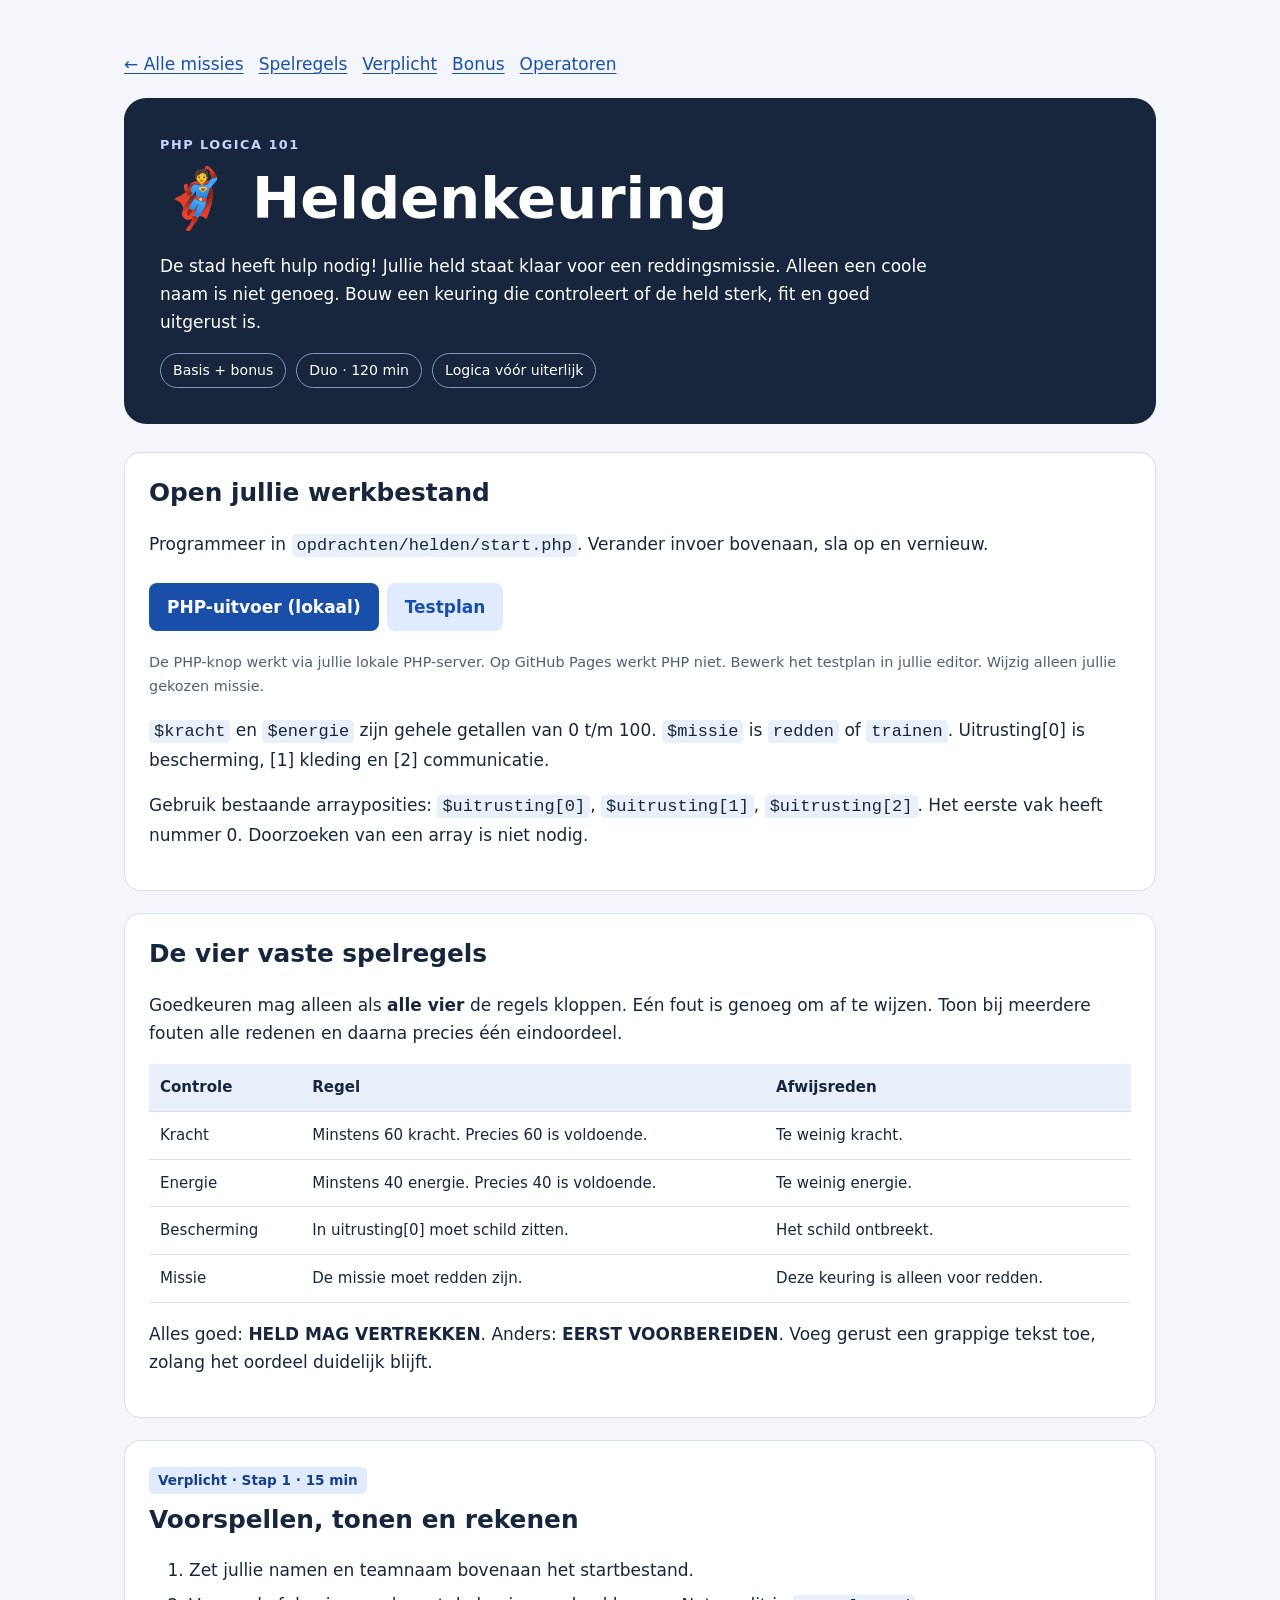
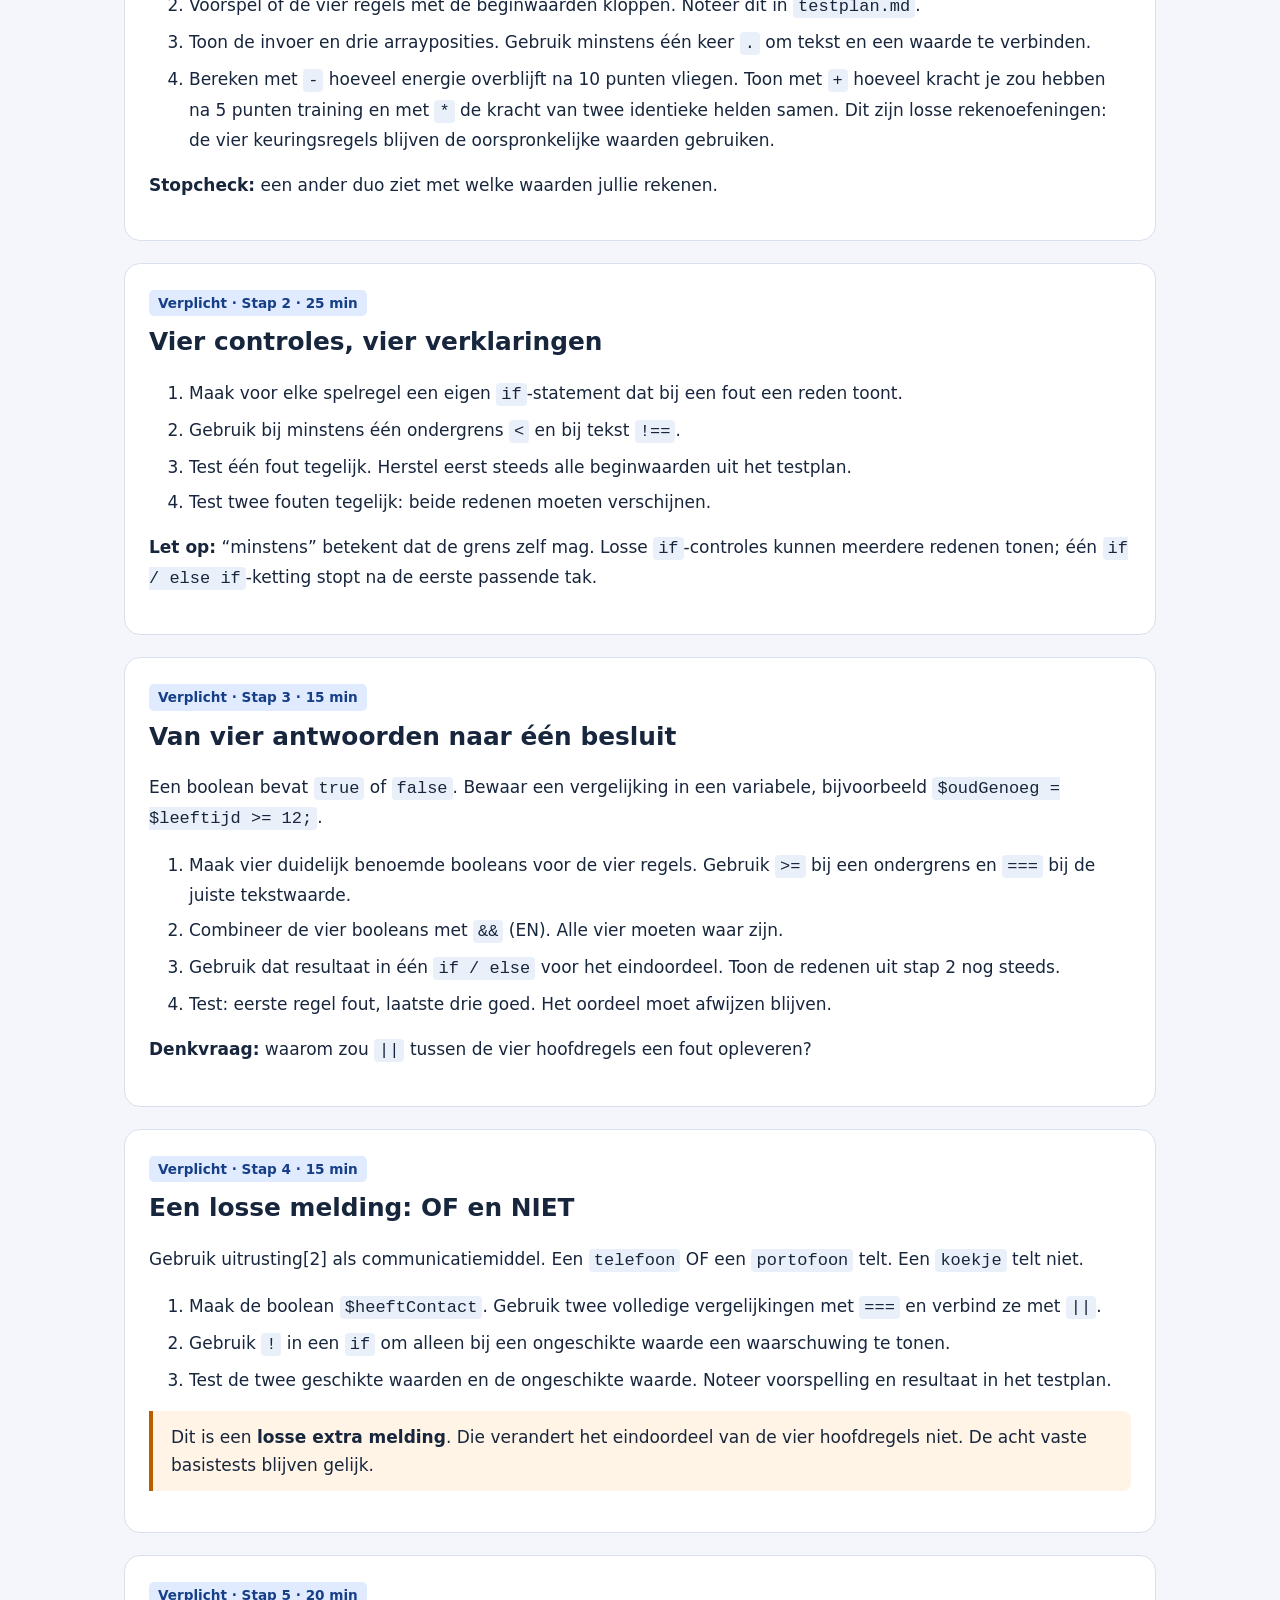
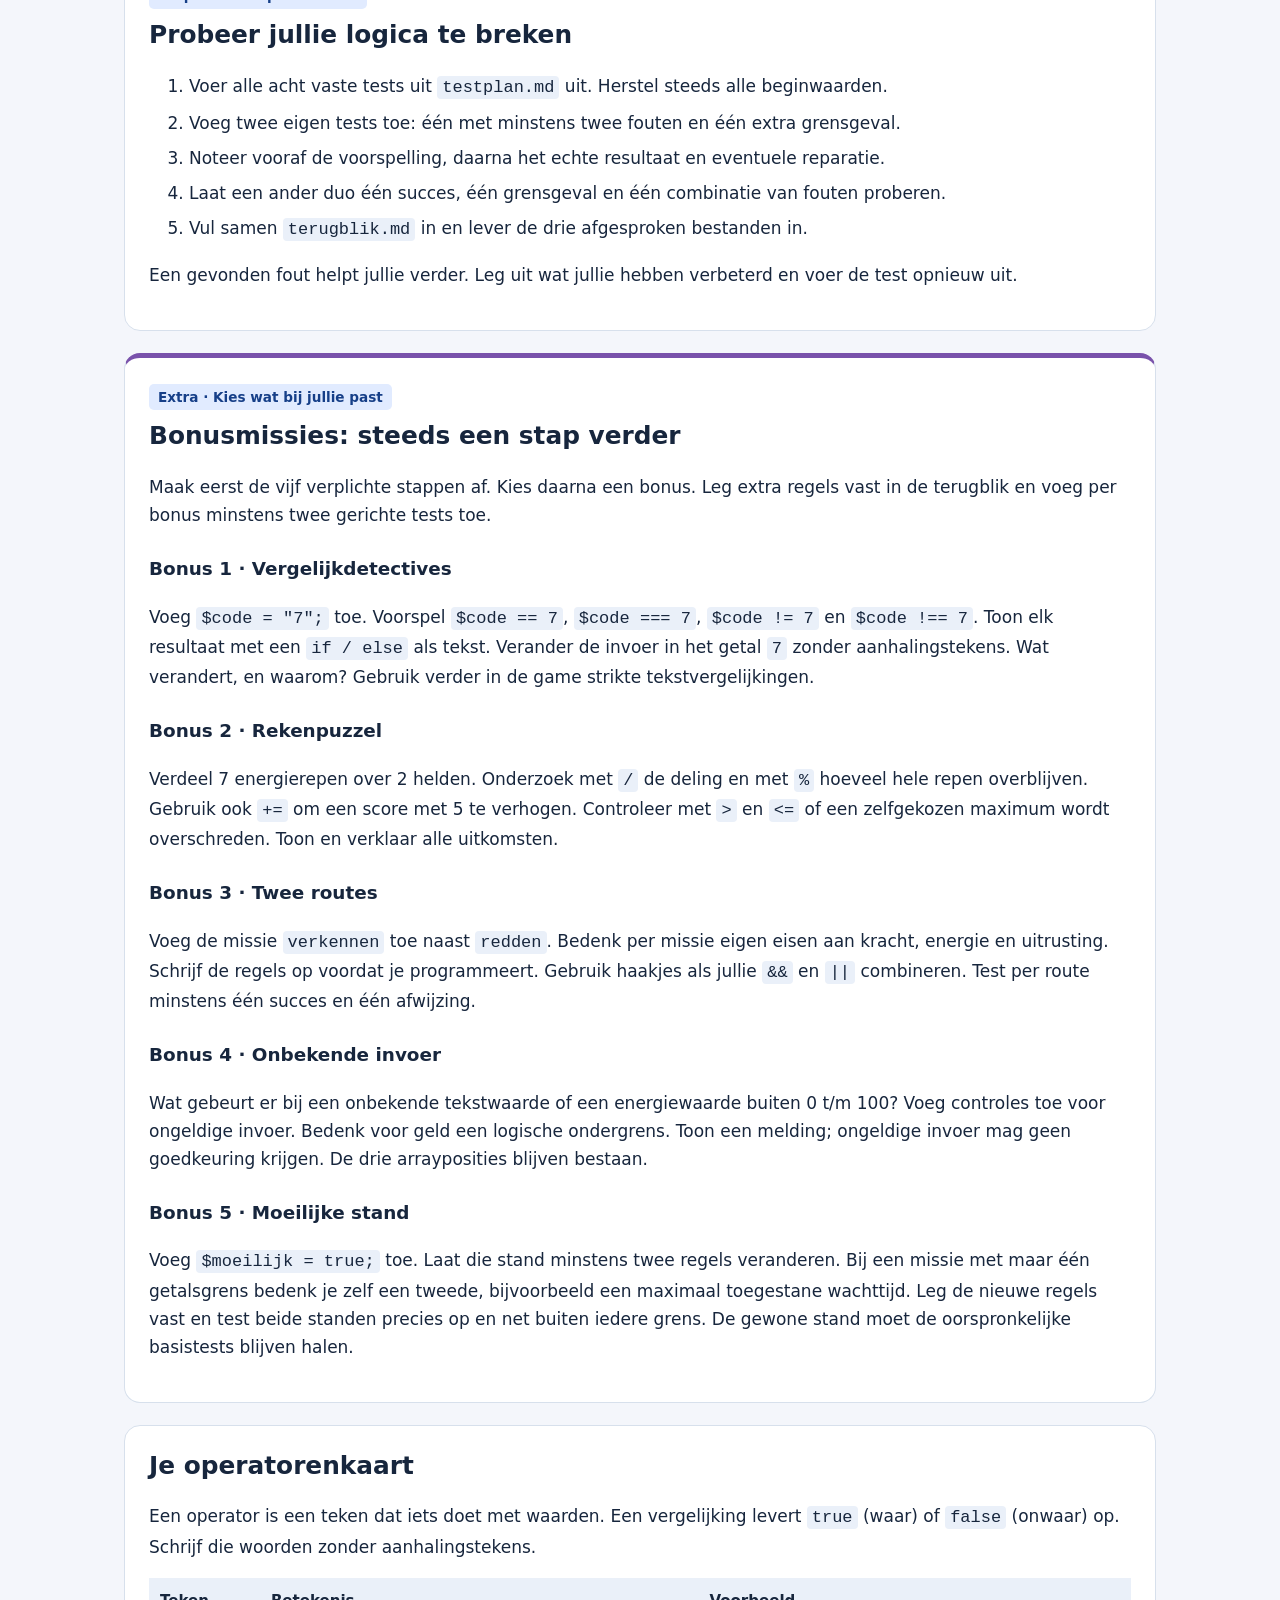
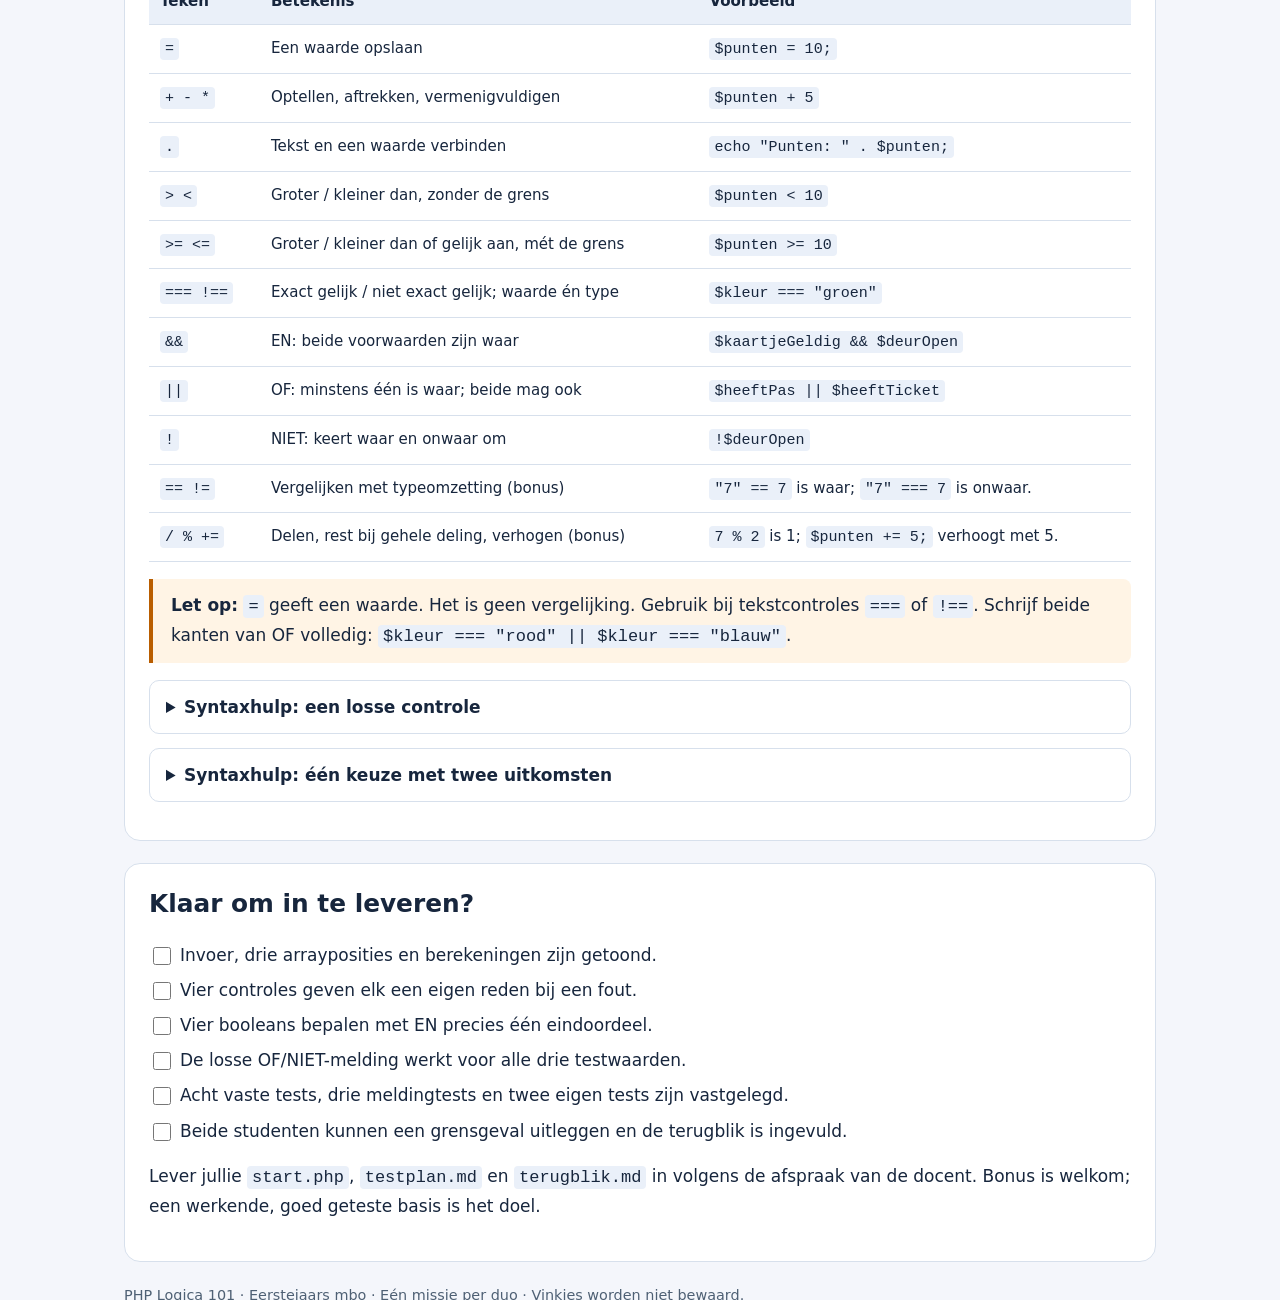
<file: opdrachten/helden/instructie.html>
<!doctype html>
<html lang="nl"><head><meta charset="utf-8"><meta name="viewport" content="width=device-width, initial-scale=1"><title>Heldenkeuring | PHP Logica 101</title><link rel="stylesheet" href="../../assets/stijl.css"></head>
<body><main>
<nav class="nav" aria-label="Hoofdnavigatie"><a href="../../instructie.html">← Alle missies</a><a href="#regels">Spelregels</a><a href="#stappen">Verplicht</a><a href="#bonus">Bonus</a><a href="#operators">Operatoren</a></nav>
<header class="hero"><div class="eyebrow">PHP Logica 101</div><h1>🦸 Heldenkeuring</h1><p>De stad heeft hulp nodig! Jullie held staat klaar voor een reddingsmissie. Alleen een coole naam is niet genoeg. Bouw een keuring die controleert of de held sterk, fit en goed uitgerust is.</p><div class="tags"><span class="tag">Basis + bonus</span><span class="tag">Duo · 120 min</span><span class="tag">Logica vóór uiterlijk</span></div></header>
<section class="panel"><h2>Open jullie werkbestand</h2><p>Programmeer in <code>opdrachten/helden/start.php</code>. Verander invoer bovenaan, sla op en vernieuw.</p><a class="button" href="start.php">PHP-uitvoer (lokaal)</a><a class="button secondary" href="testplan.md">Testplan</a><p class="small">De PHP-knop werkt via jullie lokale PHP-server. Op GitHub Pages werkt PHP niet. Bewerk het testplan in jullie editor. Wijzig alleen jullie gekozen missie.</p><p><code>$kracht</code> en <code>$energie</code> zijn gehele getallen van 0 t/m 100. <code>$missie</code> is <code>redden</code> of <code>trainen</code>. Uitrusting[0] is bescherming, [1] kleding en [2] communicatie.</p><p>Gebruik bestaande arrayposities: <code>$uitrusting[0]</code>, <code>$uitrusting[1]</code>, <code>$uitrusting[2]</code>. Het eerste vak heeft nummer 0. Doorzoeken van een array is niet nodig.</p></section>
<section class="panel" id="regels"><h2>De vier vaste spelregels</h2><p>Goedkeuren mag alleen als <strong>alle vier</strong> de regels kloppen. Eén fout is genoeg om af te wijzen. Toon bij meerdere fouten alle redenen en daarna precies één eindoordeel.</p><div class="table-wrap"><table><thead><tr><th>Controle</th><th>Regel</th><th>Afwijsreden</th></tr></thead><tbody><tr><td>Kracht</td><td>Minstens 60 kracht. Precies 60 is voldoende.</td><td>Te weinig kracht.</td></tr><tr><td>Energie</td><td>Minstens 40 energie. Precies 40 is voldoende.</td><td>Te weinig energie.</td></tr><tr><td>Bescherming</td><td>In uitrusting[0] moet schild zitten.</td><td>Het schild ontbreekt.</td></tr><tr><td>Missie</td><td>De missie moet redden zijn.</td><td>Deze keuring is alleen voor redden.</td></tr></tbody></table></div><p>Alles goed: <strong>HELD MAG VERTREKKEN</strong>. Anders: <strong>EERST VOORBEREIDEN</strong>. Voeg gerust een grappige tekst toe, zolang het oordeel duidelijk blijft.</p></section>
<div id="stappen"></div><section class="panel"><span class="step">Verplicht · Stap 1 · 15 min</span><h2>Voorspellen, tonen en rekenen</h2><ol><li>Zet jullie namen en teamnaam bovenaan het startbestand.</li><li>Voorspel of de vier regels met de beginwaarden kloppen. Noteer dit in <code>testplan.md</code>.</li><li>Toon de invoer en drie arrayposities. Gebruik minstens één keer <code>.</code> om tekst en een waarde te verbinden.</li><li>Bereken met <code>-</code> hoeveel energie overblijft na 10 punten vliegen. Toon met <code>+</code> hoeveel kracht je zou hebben na 5 punten training en met <code>*</code> de kracht van twee identieke helden samen. Dit zijn losse rekenoefeningen: de vier keuringsregels blijven de oorspronkelijke waarden gebruiken.</li></ol><p><strong>Stopcheck:</strong> een ander duo ziet met welke waarden jullie rekenen.</p></section>
<section class="panel"><span class="step">Verplicht · Stap 2 · 25 min</span><h2>Vier controles, vier verklaringen</h2><ol><li>Maak voor elke spelregel een eigen <code>if</code>-statement dat bij een fout een reden toont.</li><li>Gebruik bij minstens één ondergrens <code>&lt;</code> en bij tekst <code>!==</code>.</li><li>Test één fout tegelijk. Herstel eerst steeds alle beginwaarden uit het testplan.</li><li>Test twee fouten tegelijk: beide redenen moeten verschijnen.</li></ol><p><strong>Let op:</strong> “minstens” betekent dat de grens zelf mag. Losse <code>if</code>-controles kunnen meerdere redenen tonen; één <code>if / else if</code>-ketting stopt na de eerste passende tak.</p></section>
<section class="panel"><span class="step">Verplicht · Stap 3 · 15 min</span><h2>Van vier antwoorden naar één besluit</h2><p>Een boolean bevat <code>true</code> of <code>false</code>. Bewaar een vergelijking in een variabele, bijvoorbeeld <code>$oudGenoeg = $leeftijd &gt;= 12;</code>.</p><ol><li>Maak vier duidelijk benoemde booleans voor de vier regels. Gebruik <code>&gt;=</code> bij een ondergrens en <code>===</code> bij de juiste tekstwaarde.</li><li>Combineer de vier booleans met <code>&amp;&amp;</code> (EN). Alle vier moeten waar zijn.</li><li>Gebruik dat resultaat in één <code>if / else</code> voor het eindoordeel. Toon de redenen uit stap 2 nog steeds.</li><li>Test: eerste regel fout, laatste drie goed. Het oordeel moet afwijzen blijven.</li></ol><p><strong>Denkvraag:</strong> waarom zou <code>||</code> tussen de vier hoofdregels een fout opleveren?</p></section>
<section class="panel"><span class="step">Verplicht · Stap 4 · 15 min</span><h2>Een losse melding: OF en NIET</h2><p>Gebruik uitrusting[2] als communicatiemiddel. Een <code>telefoon</code> OF een <code>portofoon</code> telt. Een <code>koekje</code> telt niet.</p><ol><li>Maak de boolean <code>$heeftContact</code>. Gebruik twee volledige vergelijkingen met <code>===</code> en verbind ze met <code>||</code>.</li><li>Gebruik <code>!</code> in een <code>if</code> om alleen bij een ongeschikte waarde een waarschuwing te tonen.</li><li>Test de twee geschikte waarden en de ongeschikte waarde. Noteer voorspelling en resultaat in het testplan.</li></ol><p class="note">Dit is een <strong>losse extra melding</strong>. Die verandert het eindoordeel van de vier hoofdregels niet. De acht vaste basistests blijven gelijk.</p></section>
<section class="panel"><span class="step">Verplicht · Stap 5 · 20 min</span><h2>Probeer jullie logica te breken</h2><ol><li>Voer alle acht vaste tests uit <code>testplan.md</code> uit. Herstel steeds alle beginwaarden.</li><li>Voeg twee eigen tests toe: één met minstens twee fouten en één extra grensgeval.</li><li>Noteer vooraf de voorspelling, daarna het echte resultaat en eventuele reparatie.</li><li>Laat een ander duo één succes, één grensgeval en één combinatie van fouten proberen.</li><li>Vul samen <code>terugblik.md</code> in en lever de drie afgesproken bestanden in.</li></ol><p>Een gevonden fout helpt jullie verder. Leg uit wat jullie hebben verbeterd en voer de test opnieuw uit.</p></section>
<section class="panel bonus" id="bonus"><span class="step">Extra · Kies wat bij jullie past</span><h2>Bonusmissies: steeds een stap verder</h2><p>Maak eerst de vijf verplichte stappen af. Kies daarna een bonus. Leg extra regels vast in de terugblik en voeg per bonus minstens twee gerichte tests toe.</p><h3>Bonus 1 · Vergelijkdetectives</h3><p>Voeg <code>$code = "7";</code> toe. Voorspel <code>$code == 7</code>, <code>$code === 7</code>, <code>$code != 7</code> en <code>$code !== 7</code>. Toon elk resultaat met een <code>if / else</code> als tekst. Verander de invoer in het getal <code>7</code> zonder aanhalingstekens. Wat verandert, en waarom? Gebruik verder in de game strikte tekstvergelijkingen.</p><h3>Bonus 2 · Rekenpuzzel</h3><p>Verdeel 7 energierepen over 2 helden. Onderzoek met <code>/</code> de deling en met <code>%</code> hoeveel hele repen overblijven. Gebruik ook <code>+=</code> om een score met 5 te verhogen. Controleer met <code>&gt;</code> en <code>&lt;=</code> of een zelfgekozen maximum wordt overschreden. Toon en verklaar alle uitkomsten.</p><h3>Bonus 3 · Twee routes</h3><p>Voeg de missie <code>verkennen</code> toe naast <code>redden</code>. Bedenk per missie eigen eisen aan kracht, energie en uitrusting. Schrijf de regels op voordat je programmeert. Gebruik haakjes als jullie <code>&amp;&amp;</code> en <code>||</code> combineren. Test per route minstens één succes en één afwijzing.</p><h3>Bonus 4 · Onbekende invoer</h3><p>Wat gebeurt er bij een onbekende tekstwaarde of een energiewaarde buiten 0 t/m 100? Voeg controles toe voor ongeldige invoer. Bedenk voor geld een logische ondergrens. Toon een melding; ongeldige invoer mag geen goedkeuring krijgen. De drie arrayposities blijven bestaan.</p><h3>Bonus 5 · Moeilijke stand</h3><p>Voeg <code>$moeilijk = true;</code> toe. Laat die stand minstens twee regels veranderen. Bij een missie met maar één getalsgrens bedenk je zelf een tweede, bijvoorbeeld een maximaal toegestane wachttijd. Leg de nieuwe regels vast en test beide standen precies op en net buiten iedere grens. De gewone stand moet de oorspronkelijke basistests blijven halen.</p></section>
<section class="panel" id="operators"><h2>Je operatorenkaart</h2><p>Een operator is een teken dat iets doet met waarden. Een vergelijking levert <code>true</code> (waar) of <code>false</code> (onwaar) op. Schrijf die woorden zonder aanhalingstekens.</p><div class="table-wrap"><table><thead><tr><th>Teken</th><th>Betekenis</th><th>Voorbeeld</th></tr></thead><tbody>
<tr><td><code>=</code></td><td>Een waarde opslaan</td><td><code>$punten = 10;</code></td></tr>
<tr><td><code>+ - *</code></td><td>Optellen, aftrekken, vermenigvuldigen</td><td><code>$punten + 5</code></td></tr>
<tr><td><code>.</code></td><td>Tekst en een waarde verbinden</td><td><code>echo "Punten: " . $punten;</code></td></tr>
<tr><td><code>&gt; &lt;</code></td><td>Groter / kleiner dan, zonder de grens</td><td><code>$punten &lt; 10</code></td></tr>
<tr><td><code>&gt;= &lt;=</code></td><td>Groter / kleiner dan of gelijk aan, mét de grens</td><td><code>$punten &gt;= 10</code></td></tr>
<tr><td><code>=== !==</code></td><td>Exact gelijk / niet exact gelijk; waarde én type</td><td><code>$kleur === "groen"</code></td></tr>
<tr><td><code>&amp;&amp;</code></td><td>EN: beide voorwaarden zijn waar</td><td><code>$kaartjeGeldig &amp;&amp; $deurOpen</code></td></tr>
<tr><td><code>||</code></td><td>OF: minstens één is waar; beide mag ook</td><td><code>$heeftPas || $heeftTicket</code></td></tr>
<tr><td><code>!</code></td><td>NIET: keert waar en onwaar om</td><td><code>!$deurOpen</code></td></tr>
<tr><td><code>== !=</code></td><td>Vergelijken met typeomzetting (bonus)</td><td><code>"7" == 7</code> is waar; <code>"7" === 7</code> is onwaar.</td></tr>
<tr><td><code>/ % +=</code></td><td>Delen, rest bij gehele deling, verhogen (bonus)</td><td><code>7 % 2</code> is 1; <code>$punten += 5;</code> verhoogt met 5.</td></tr>
</tbody></table></div><p class="note"><strong>Let op:</strong> <code>=</code> geeft een waarde. Het is geen vergelijking. Gebruik bij tekstcontroles <code>===</code> of <code>!==</code>. Schrijf beide kanten van OF volledig: <code>$kleur === "rood" || $kleur === "blauw"</code>.</p>
<details><summary>Syntaxhulp: een losse controle</summary><pre><code>$leeftijd = 11;

if ($leeftijd &lt; 12) {
    echo "Deze film is voor 12 jaar en ouder.&lt;br&gt;";
}</code></pre><p>Vertaal dit bioscoopvoorbeeld zelf naar jullie missie.</p></details>
<details><summary>Syntaxhulp: één keuze met twee uitkomsten</summary><pre><code>if ($deurOpen) {
    echo "De deur is open.";
} else {
    echo "De deur is dicht.";
}</code></pre><p>Dit werkt als <code>$deurOpen</code> een boolean is: <code>true</code> of <code>false</code>. Gebruik voor tekst een echte vergelijking, zoals <code>$deur === "open"</code>.</p></details></section>
<section class="panel"><h2>Klaar om in te leveren?</h2><ul class="checks"><li><label><input type="checkbox">Invoer, drie arrayposities en berekeningen zijn getoond.</label></li><li><label><input type="checkbox">Vier controles geven elk een eigen reden bij een fout.</label></li><li><label><input type="checkbox">Vier booleans bepalen met EN precies één eindoordeel.</label></li><li><label><input type="checkbox">De losse OF/NIET-melding werkt voor alle drie testwaarden.</label></li><li><label><input type="checkbox">Acht vaste tests, drie meldingtests en twee eigen tests zijn vastgelegd.</label></li><li><label><input type="checkbox">Beide studenten kunnen een grensgeval uitleggen en de terugblik is ingevuld.</label></li></ul><p>Lever jullie <code>start.php</code>, <code>testplan.md</code> en <code>terugblik.md</code> in volgens de afspraak van de docent. Bonus is welkom; een werkende, goed geteste basis is het doel.</p></section>
<footer class="footer">PHP Logica 101 · Eerstejaars mbo · Eén missie per duo · Vinkjes worden niet bewaard.</footer></main></body></html>
</file>
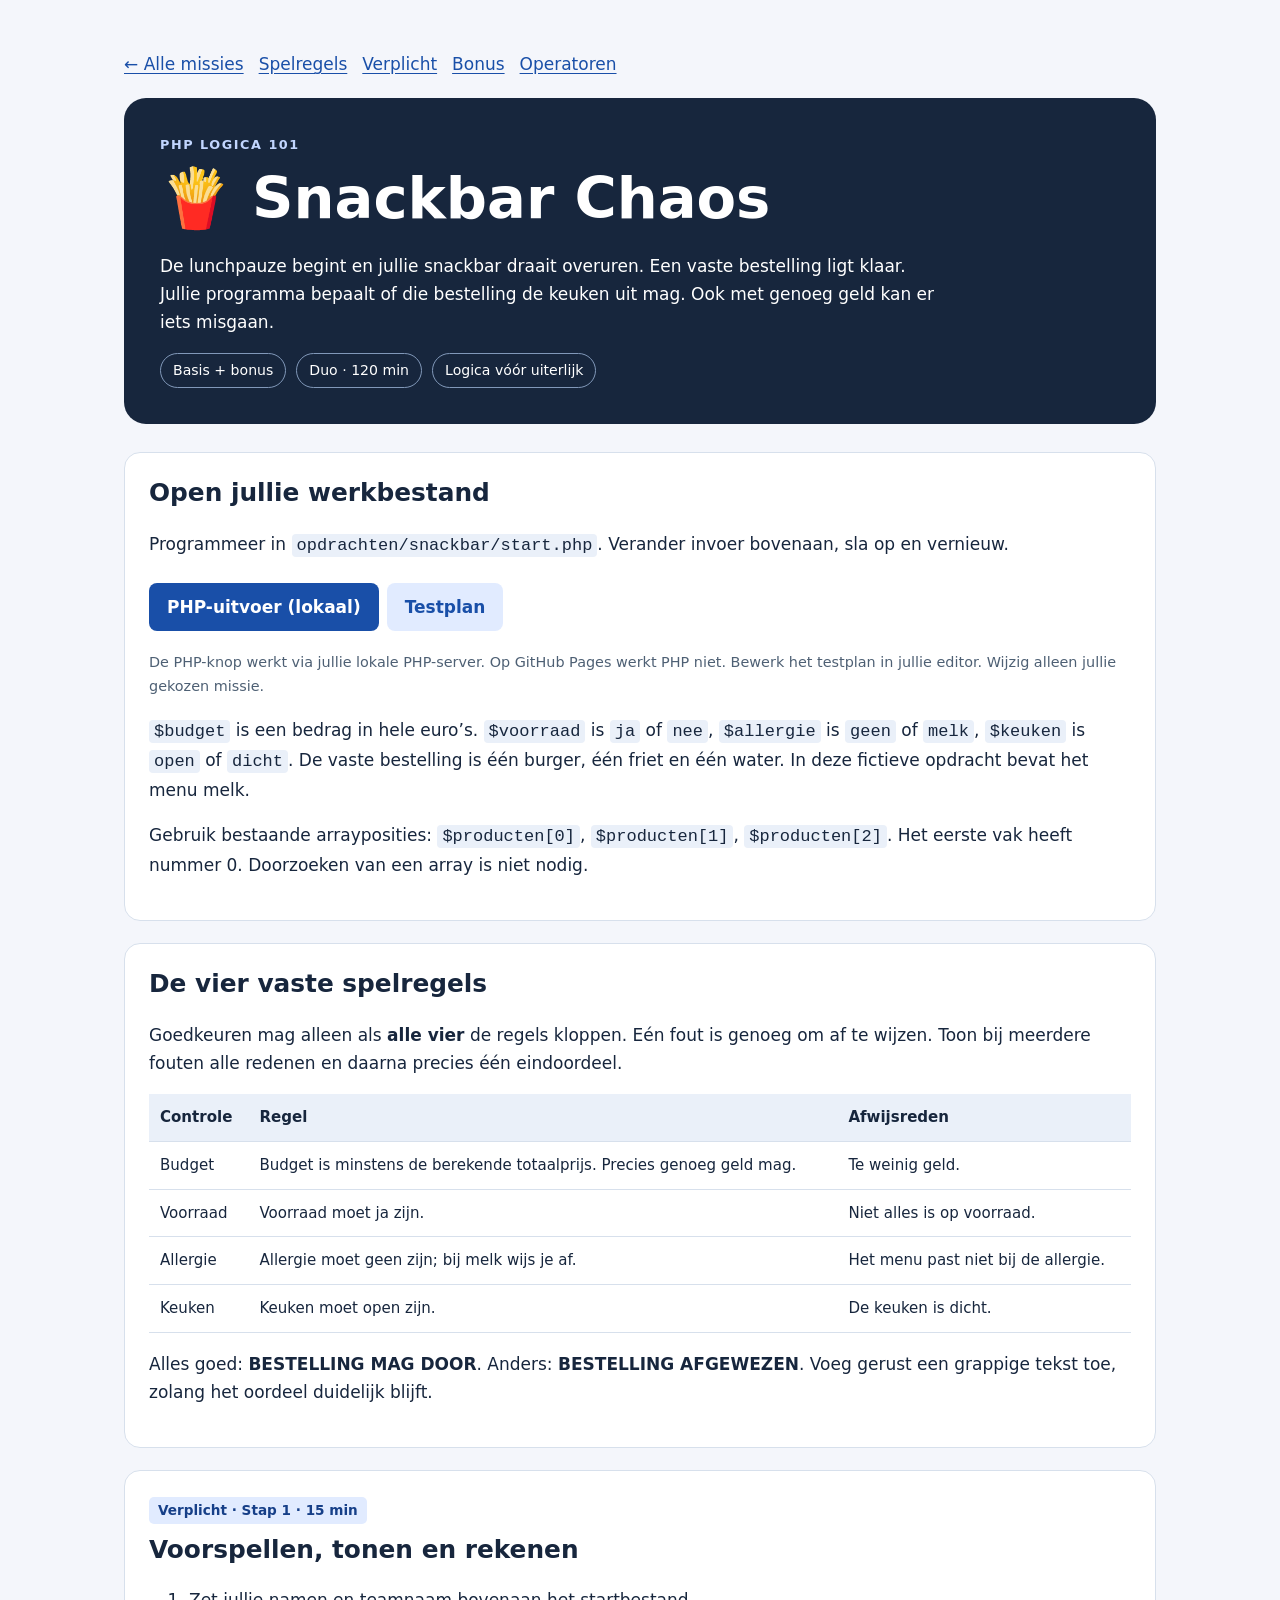
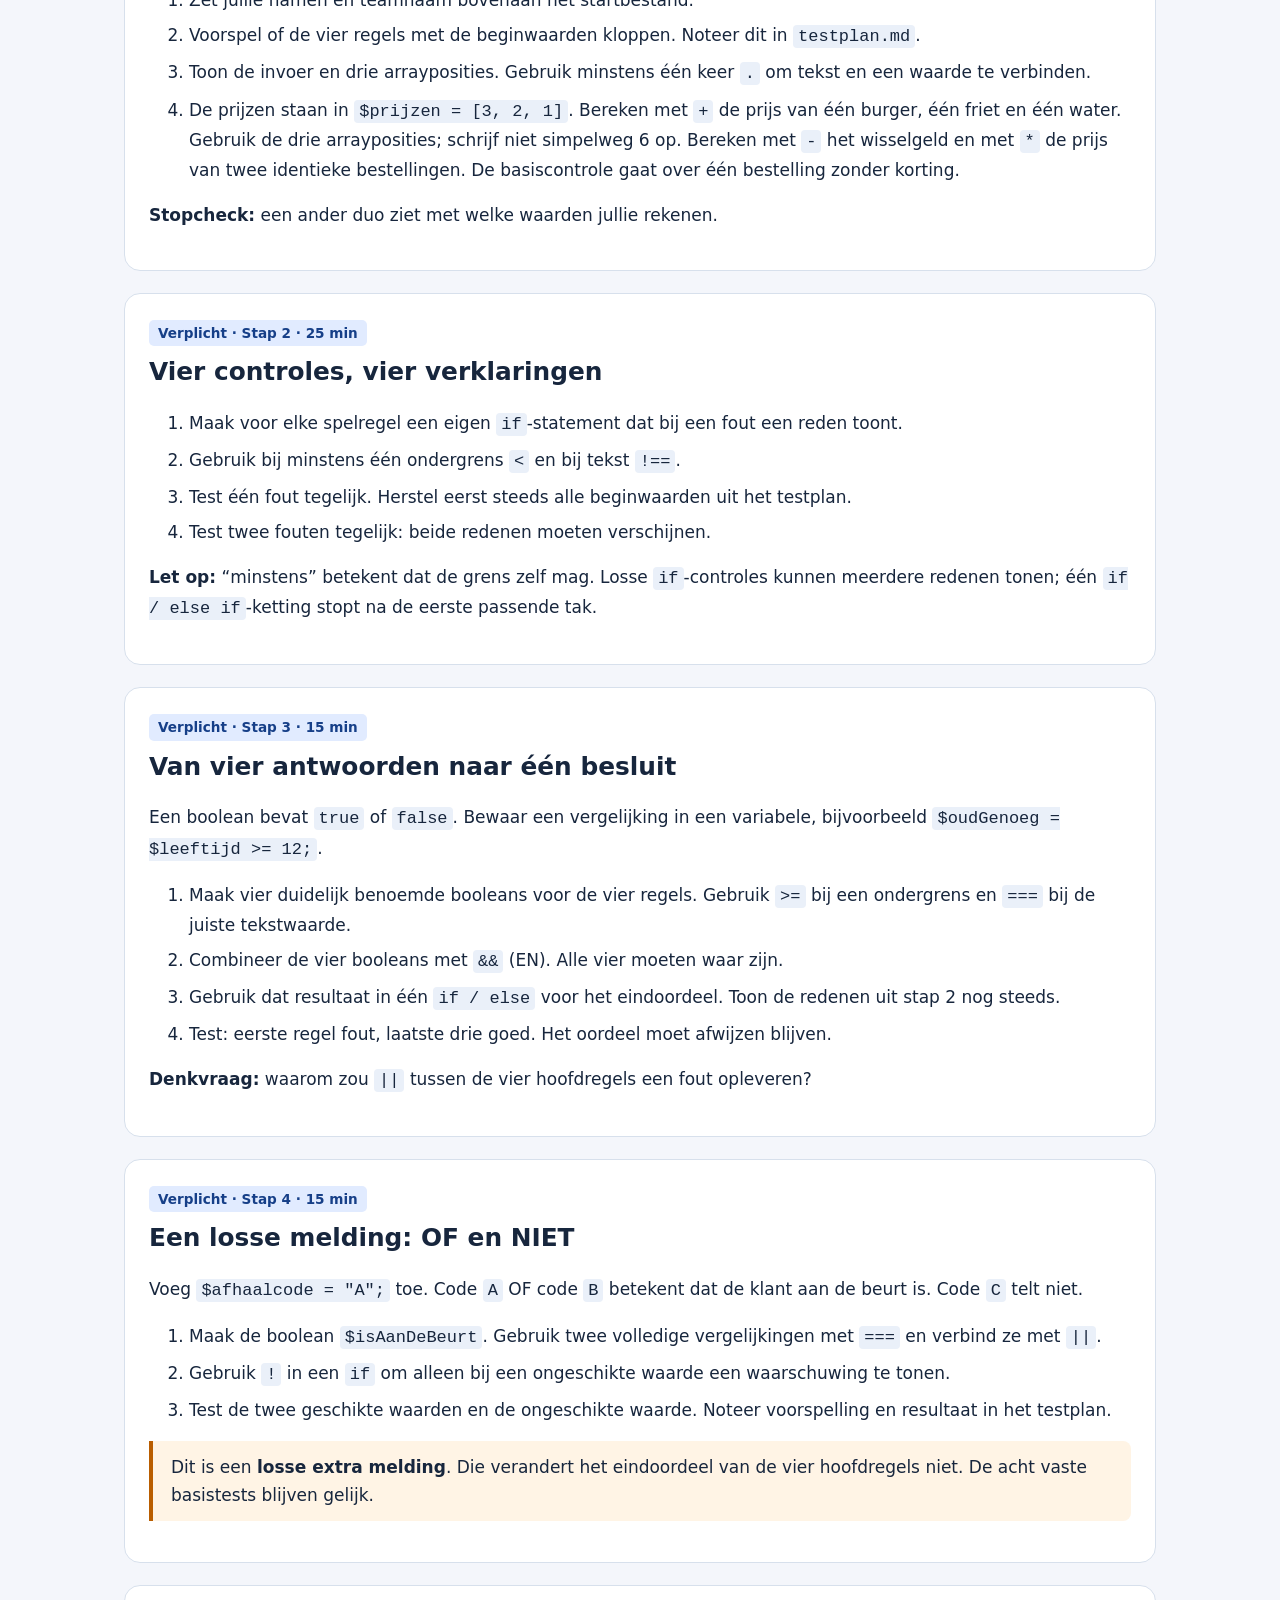
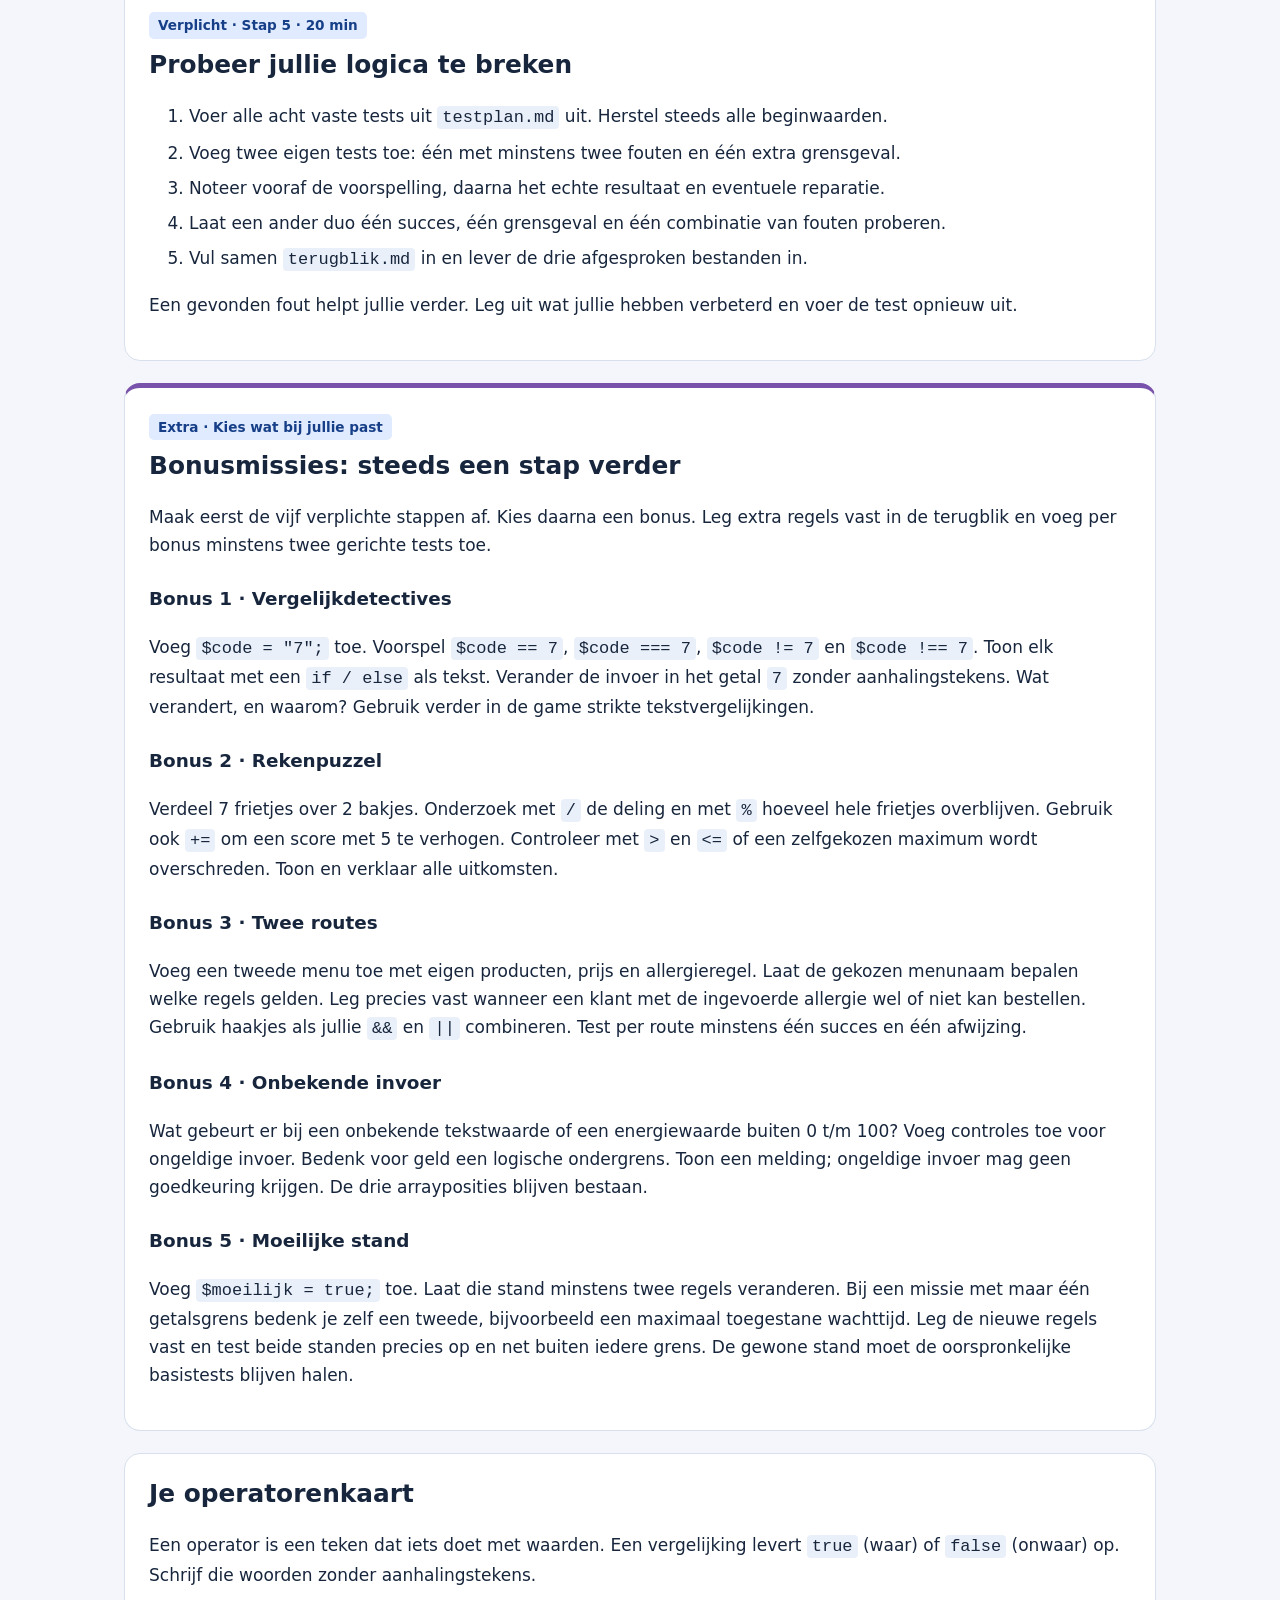
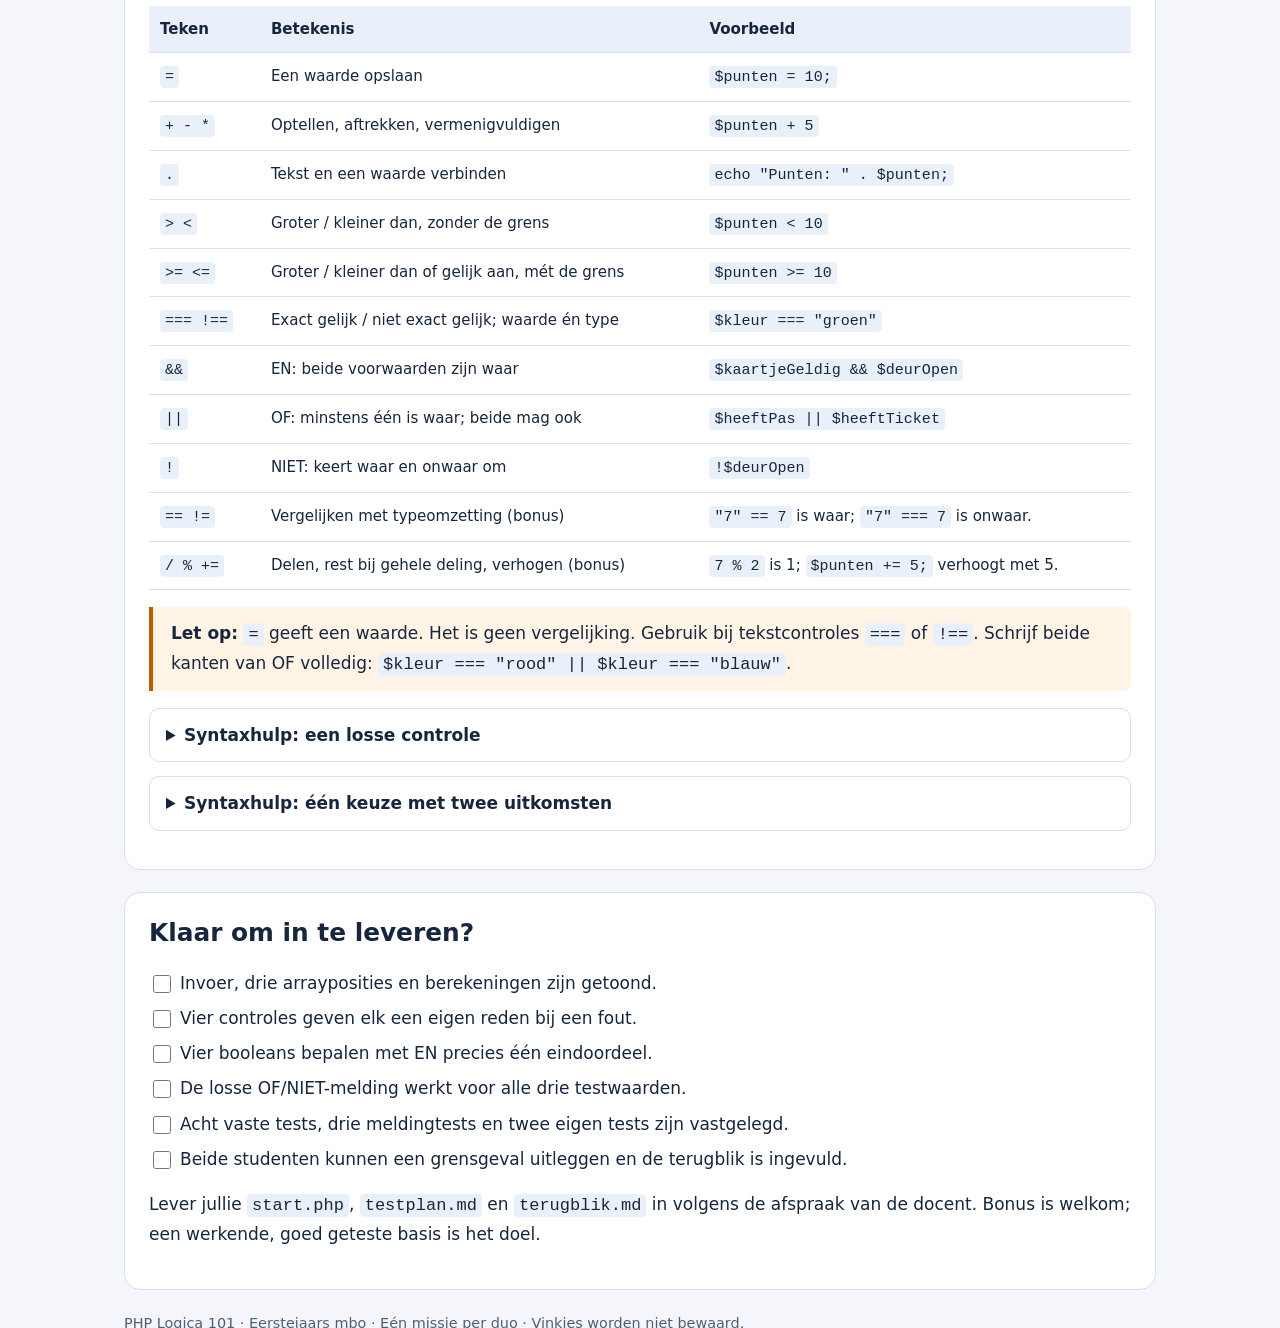
<file: opdrachten/snackbar/instructie.html>
<!doctype html>
<html lang="nl"><head><meta charset="utf-8"><meta name="viewport" content="width=device-width, initial-scale=1"><title>Snackbar Chaos | PHP Logica 101</title><link rel="stylesheet" href="../../assets/stijl.css"></head>
<body><main>
<nav class="nav" aria-label="Hoofdnavigatie"><a href="../../instructie.html">← Alle missies</a><a href="#regels">Spelregels</a><a href="#stappen">Verplicht</a><a href="#bonus">Bonus</a><a href="#operators">Operatoren</a></nav>
<header class="hero"><div class="eyebrow">PHP Logica 101</div><h1>🍟 Snackbar Chaos</h1><p>De lunchpauze begint en jullie snackbar draait overuren. Een vaste bestelling ligt klaar. Jullie programma bepaalt of die bestelling de keuken uit mag. Ook met genoeg geld kan er iets misgaan.</p><div class="tags"><span class="tag">Basis + bonus</span><span class="tag">Duo · 120 min</span><span class="tag">Logica vóór uiterlijk</span></div></header>
<section class="panel"><h2>Open jullie werkbestand</h2><p>Programmeer in <code>opdrachten/snackbar/start.php</code>. Verander invoer bovenaan, sla op en vernieuw.</p><a class="button" href="start.php">PHP-uitvoer (lokaal)</a><a class="button secondary" href="testplan.md">Testplan</a><p class="small">De PHP-knop werkt via jullie lokale PHP-server. Op GitHub Pages werkt PHP niet. Bewerk het testplan in jullie editor. Wijzig alleen jullie gekozen missie.</p><p><code>$budget</code> is een bedrag in hele euro’s. <code>$voorraad</code> is <code>ja</code> of <code>nee</code>, <code>$allergie</code> is <code>geen</code> of <code>melk</code>, <code>$keuken</code> is <code>open</code> of <code>dicht</code>. De vaste bestelling is één burger, één friet en één water. In deze fictieve opdracht bevat het menu melk.</p><p>Gebruik bestaande arrayposities: <code>$producten[0]</code>, <code>$producten[1]</code>, <code>$producten[2]</code>. Het eerste vak heeft nummer 0. Doorzoeken van een array is niet nodig.</p></section>
<section class="panel" id="regels"><h2>De vier vaste spelregels</h2><p>Goedkeuren mag alleen als <strong>alle vier</strong> de regels kloppen. Eén fout is genoeg om af te wijzen. Toon bij meerdere fouten alle redenen en daarna precies één eindoordeel.</p><div class="table-wrap"><table><thead><tr><th>Controle</th><th>Regel</th><th>Afwijsreden</th></tr></thead><tbody><tr><td>Budget</td><td>Budget is minstens de berekende totaalprijs. Precies genoeg geld mag.</td><td>Te weinig geld.</td></tr><tr><td>Voorraad</td><td>Voorraad moet ja zijn.</td><td>Niet alles is op voorraad.</td></tr><tr><td>Allergie</td><td>Allergie moet geen zijn; bij melk wijs je af.</td><td>Het menu past niet bij de allergie.</td></tr><tr><td>Keuken</td><td>Keuken moet open zijn.</td><td>De keuken is dicht.</td></tr></tbody></table></div><p>Alles goed: <strong>BESTELLING MAG DOOR</strong>. Anders: <strong>BESTELLING AFGEWEZEN</strong>. Voeg gerust een grappige tekst toe, zolang het oordeel duidelijk blijft.</p></section>
<div id="stappen"></div><section class="panel"><span class="step">Verplicht · Stap 1 · 15 min</span><h2>Voorspellen, tonen en rekenen</h2><ol><li>Zet jullie namen en teamnaam bovenaan het startbestand.</li><li>Voorspel of de vier regels met de beginwaarden kloppen. Noteer dit in <code>testplan.md</code>.</li><li>Toon de invoer en drie arrayposities. Gebruik minstens één keer <code>.</code> om tekst en een waarde te verbinden.</li><li>De prijzen staan in <code>$prijzen = [3, 2, 1]</code>. Bereken met <code>+</code> de prijs van één burger, één friet en één water. Gebruik de drie arrayposities; schrijf niet simpelweg 6 op. Bereken met <code>-</code> het wisselgeld en met <code>*</code> de prijs van twee identieke bestellingen. De basiscontrole gaat over één bestelling zonder korting.</li></ol><p><strong>Stopcheck:</strong> een ander duo ziet met welke waarden jullie rekenen.</p></section>
<section class="panel"><span class="step">Verplicht · Stap 2 · 25 min</span><h2>Vier controles, vier verklaringen</h2><ol><li>Maak voor elke spelregel een eigen <code>if</code>-statement dat bij een fout een reden toont.</li><li>Gebruik bij minstens één ondergrens <code>&lt;</code> en bij tekst <code>!==</code>.</li><li>Test één fout tegelijk. Herstel eerst steeds alle beginwaarden uit het testplan.</li><li>Test twee fouten tegelijk: beide redenen moeten verschijnen.</li></ol><p><strong>Let op:</strong> “minstens” betekent dat de grens zelf mag. Losse <code>if</code>-controles kunnen meerdere redenen tonen; één <code>if / else if</code>-ketting stopt na de eerste passende tak.</p></section>
<section class="panel"><span class="step">Verplicht · Stap 3 · 15 min</span><h2>Van vier antwoorden naar één besluit</h2><p>Een boolean bevat <code>true</code> of <code>false</code>. Bewaar een vergelijking in een variabele, bijvoorbeeld <code>$oudGenoeg = $leeftijd &gt;= 12;</code>.</p><ol><li>Maak vier duidelijk benoemde booleans voor de vier regels. Gebruik <code>&gt;=</code> bij een ondergrens en <code>===</code> bij de juiste tekstwaarde.</li><li>Combineer de vier booleans met <code>&amp;&amp;</code> (EN). Alle vier moeten waar zijn.</li><li>Gebruik dat resultaat in één <code>if / else</code> voor het eindoordeel. Toon de redenen uit stap 2 nog steeds.</li><li>Test: eerste regel fout, laatste drie goed. Het oordeel moet afwijzen blijven.</li></ol><p><strong>Denkvraag:</strong> waarom zou <code>||</code> tussen de vier hoofdregels een fout opleveren?</p></section>
<section class="panel"><span class="step">Verplicht · Stap 4 · 15 min</span><h2>Een losse melding: OF en NIET</h2><p>Voeg <code>$afhaalcode = "A";</code> toe. Code <code>A</code> OF code <code>B</code> betekent dat de klant aan de beurt is. Code <code>C</code> telt niet.</p><ol><li>Maak de boolean <code>$isAanDeBeurt</code>. Gebruik twee volledige vergelijkingen met <code>===</code> en verbind ze met <code>||</code>.</li><li>Gebruik <code>!</code> in een <code>if</code> om alleen bij een ongeschikte waarde een waarschuwing te tonen.</li><li>Test de twee geschikte waarden en de ongeschikte waarde. Noteer voorspelling en resultaat in het testplan.</li></ol><p class="note">Dit is een <strong>losse extra melding</strong>. Die verandert het eindoordeel van de vier hoofdregels niet. De acht vaste basistests blijven gelijk.</p></section>
<section class="panel"><span class="step">Verplicht · Stap 5 · 20 min</span><h2>Probeer jullie logica te breken</h2><ol><li>Voer alle acht vaste tests uit <code>testplan.md</code> uit. Herstel steeds alle beginwaarden.</li><li>Voeg twee eigen tests toe: één met minstens twee fouten en één extra grensgeval.</li><li>Noteer vooraf de voorspelling, daarna het echte resultaat en eventuele reparatie.</li><li>Laat een ander duo één succes, één grensgeval en één combinatie van fouten proberen.</li><li>Vul samen <code>terugblik.md</code> in en lever de drie afgesproken bestanden in.</li></ol><p>Een gevonden fout helpt jullie verder. Leg uit wat jullie hebben verbeterd en voer de test opnieuw uit.</p></section>
<section class="panel bonus" id="bonus"><span class="step">Extra · Kies wat bij jullie past</span><h2>Bonusmissies: steeds een stap verder</h2><p>Maak eerst de vijf verplichte stappen af. Kies daarna een bonus. Leg extra regels vast in de terugblik en voeg per bonus minstens twee gerichte tests toe.</p><h3>Bonus 1 · Vergelijkdetectives</h3><p>Voeg <code>$code = "7";</code> toe. Voorspel <code>$code == 7</code>, <code>$code === 7</code>, <code>$code != 7</code> en <code>$code !== 7</code>. Toon elk resultaat met een <code>if / else</code> als tekst. Verander de invoer in het getal <code>7</code> zonder aanhalingstekens. Wat verandert, en waarom? Gebruik verder in de game strikte tekstvergelijkingen.</p><h3>Bonus 2 · Rekenpuzzel</h3><p>Verdeel 7 frietjes over 2 bakjes. Onderzoek met <code>/</code> de deling en met <code>%</code> hoeveel hele frietjes overblijven. Gebruik ook <code>+=</code> om een score met 5 te verhogen. Controleer met <code>&gt;</code> en <code>&lt;=</code> of een zelfgekozen maximum wordt overschreden. Toon en verklaar alle uitkomsten.</p><h3>Bonus 3 · Twee routes</h3><p>Voeg een tweede menu toe met eigen producten, prijs en allergieregel. Laat de gekozen menunaam bepalen welke regels gelden. Leg precies vast wanneer een klant met de ingevoerde allergie wel of niet kan bestellen. Gebruik haakjes als jullie <code>&amp;&amp;</code> en <code>||</code> combineren. Test per route minstens één succes en één afwijzing.</p><h3>Bonus 4 · Onbekende invoer</h3><p>Wat gebeurt er bij een onbekende tekstwaarde of een energiewaarde buiten 0 t/m 100? Voeg controles toe voor ongeldige invoer. Bedenk voor geld een logische ondergrens. Toon een melding; ongeldige invoer mag geen goedkeuring krijgen. De drie arrayposities blijven bestaan.</p><h3>Bonus 5 · Moeilijke stand</h3><p>Voeg <code>$moeilijk = true;</code> toe. Laat die stand minstens twee regels veranderen. Bij een missie met maar één getalsgrens bedenk je zelf een tweede, bijvoorbeeld een maximaal toegestane wachttijd. Leg de nieuwe regels vast en test beide standen precies op en net buiten iedere grens. De gewone stand moet de oorspronkelijke basistests blijven halen.</p></section>
<section class="panel" id="operators"><h2>Je operatorenkaart</h2><p>Een operator is een teken dat iets doet met waarden. Een vergelijking levert <code>true</code> (waar) of <code>false</code> (onwaar) op. Schrijf die woorden zonder aanhalingstekens.</p><div class="table-wrap"><table><thead><tr><th>Teken</th><th>Betekenis</th><th>Voorbeeld</th></tr></thead><tbody>
<tr><td><code>=</code></td><td>Een waarde opslaan</td><td><code>$punten = 10;</code></td></tr>
<tr><td><code>+ - *</code></td><td>Optellen, aftrekken, vermenigvuldigen</td><td><code>$punten + 5</code></td></tr>
<tr><td><code>.</code></td><td>Tekst en een waarde verbinden</td><td><code>echo "Punten: " . $punten;</code></td></tr>
<tr><td><code>&gt; &lt;</code></td><td>Groter / kleiner dan, zonder de grens</td><td><code>$punten &lt; 10</code></td></tr>
<tr><td><code>&gt;= &lt;=</code></td><td>Groter / kleiner dan of gelijk aan, mét de grens</td><td><code>$punten &gt;= 10</code></td></tr>
<tr><td><code>=== !==</code></td><td>Exact gelijk / niet exact gelijk; waarde én type</td><td><code>$kleur === "groen"</code></td></tr>
<tr><td><code>&amp;&amp;</code></td><td>EN: beide voorwaarden zijn waar</td><td><code>$kaartjeGeldig &amp;&amp; $deurOpen</code></td></tr>
<tr><td><code>||</code></td><td>OF: minstens één is waar; beide mag ook</td><td><code>$heeftPas || $heeftTicket</code></td></tr>
<tr><td><code>!</code></td><td>NIET: keert waar en onwaar om</td><td><code>!$deurOpen</code></td></tr>
<tr><td><code>== !=</code></td><td>Vergelijken met typeomzetting (bonus)</td><td><code>"7" == 7</code> is waar; <code>"7" === 7</code> is onwaar.</td></tr>
<tr><td><code>/ % +=</code></td><td>Delen, rest bij gehele deling, verhogen (bonus)</td><td><code>7 % 2</code> is 1; <code>$punten += 5;</code> verhoogt met 5.</td></tr>
</tbody></table></div><p class="note"><strong>Let op:</strong> <code>=</code> geeft een waarde. Het is geen vergelijking. Gebruik bij tekstcontroles <code>===</code> of <code>!==</code>. Schrijf beide kanten van OF volledig: <code>$kleur === "rood" || $kleur === "blauw"</code>.</p>
<details><summary>Syntaxhulp: een losse controle</summary><pre><code>$leeftijd = 11;

if ($leeftijd &lt; 12) {
    echo "Deze film is voor 12 jaar en ouder.&lt;br&gt;";
}</code></pre><p>Vertaal dit bioscoopvoorbeeld zelf naar jullie missie.</p></details>
<details><summary>Syntaxhulp: één keuze met twee uitkomsten</summary><pre><code>if ($deurOpen) {
    echo "De deur is open.";
} else {
    echo "De deur is dicht.";
}</code></pre><p>Dit werkt als <code>$deurOpen</code> een boolean is: <code>true</code> of <code>false</code>. Gebruik voor tekst een echte vergelijking, zoals <code>$deur === "open"</code>.</p></details></section>
<section class="panel"><h2>Klaar om in te leveren?</h2><ul class="checks"><li><label><input type="checkbox">Invoer, drie arrayposities en berekeningen zijn getoond.</label></li><li><label><input type="checkbox">Vier controles geven elk een eigen reden bij een fout.</label></li><li><label><input type="checkbox">Vier booleans bepalen met EN precies één eindoordeel.</label></li><li><label><input type="checkbox">De losse OF/NIET-melding werkt voor alle drie testwaarden.</label></li><li><label><input type="checkbox">Acht vaste tests, drie meldingtests en twee eigen tests zijn vastgelegd.</label></li><li><label><input type="checkbox">Beide studenten kunnen een grensgeval uitleggen en de terugblik is ingevuld.</label></li></ul><p>Lever jullie <code>start.php</code>, <code>testplan.md</code> en <code>terugblik.md</code> in volgens de afspraak van de docent. Bonus is welkom; een werkende, goed geteste basis is het doel.</p></section>
<footer class="footer">PHP Logica 101 · Eerstejaars mbo · Eén missie per duo · Vinkjes worden niet bewaard.</footer></main></body></html>
</file>
<file: assets/stijl.css>
:root{--ink:#17263d;--muted:#4e6074;--paper:#f4f6fb;--line:#d7e0ec;--blue:#194fa8;--accent:#e1ebff}
*{box-sizing:border-box}body{margin:0;background:var(--paper);color:var(--ink);font:17px/1.65 system-ui,Segoe UI,sans-serif}a{color:var(--blue);text-underline-offset:3px}a:focus-visible,summary:focus-visible{outline:3px solid #c65b00;outline-offset:4px}main{max-width:1080px;margin:auto;padding:32px 24px 70px}.hero{background:#17263d;color:white;padding:36px;border-radius:22px;margin:20px 0 28px}.hero a{color:#d6e5ff}.eyebrow{font-size:.8rem;letter-spacing:.12em;text-transform:uppercase;font-weight:800;color:#c2d6ff}.hero h1{font-size:clamp(2rem,5vw,3.6rem);line-height:1.12;margin:12px 0 20px}.hero p{max-width:780px}.tags{display:flex;flex-wrap:wrap;gap:10px}.tag{padding:5px 12px;border:1px solid #8198b9;border-radius:100px;font-size:.88rem}.cards{display:grid;grid-template-columns:repeat(3,1fr);gap:18px}.card,section.panel{background:white;border:1px solid var(--line);border-radius:16px;padding:24px;margin-bottom:22px}.card{display:flex;flex-direction:column;align-items:flex-start}.card p{flex:1}.icon{font-size:2.5rem}h2{font-size:1.55rem;line-height:1.3;margin-top:0}h3{font-size:1.15rem;margin-top:25px}.button{display:inline-block;padding:10px 18px;border-radius:8px;background:var(--blue);color:white;text-decoration:none;font-weight:700;margin:6px 8px 6px 0}.button.secondary{background:var(--accent);color:var(--blue)}.note{border-left:4px solid #b95d00;padding:12px 18px;background:#fff4e5;border-radius:0 8px 8px 0}.step{display:inline-block;border-radius:5px;background:var(--accent);color:#163f88;padding:2px 9px;font-size:.85rem;font-weight:800;margin-bottom:10px}.bonus{border-top:5px solid #7952ab!important}.table-wrap{overflow-x:auto}table{border-collapse:collapse;width:100%;font-size:.94rem}th,td{text-align:left;border-bottom:1px solid var(--line);padding:11px;vertical-align:top}th{background:#eaf0f9}pre{background:#102033;color:#e3edf9;padding:18px;border-radius:10px;overflow:auto;font-size:.9rem;line-height:1.6}code{font-family:Consolas,monospace}p code,li code,td code{background:#eaf0f9;padding:2px 5px;border-radius:4px;overflow-wrap:anywhere}li{margin:7px 0}.checks{padding-left:0;list-style:none}.checks label{display:block;cursor:pointer}.checks input{width:18px;height:18px;vertical-align:middle;margin-right:9px;accent-color:var(--blue)}.small{font-size:.9rem;color:var(--muted)}details{border:1px solid var(--line);border-radius:10px;padding:12px 16px;margin:14px 0}summary{cursor:pointer;font-weight:700}.nav{display:flex;flex-wrap:wrap;gap:15px;margin:18px 0}.footer{font-size:.9rem;color:var(--muted)}@media(max-width:760px){.cards{grid-template-columns:1fr}.hero{padding:24px}main{padding:16px 16px 40px}th,td{padding:8px}.card,section.panel{padding:20px}}@media print{body{background:white;font-size:11pt}main{max-width:none;padding:0}.hero{background:white;color:black;border:2px solid black;padding:18px}.eyebrow,.hero a{color:black}.button,.nav{display:none}.card,section.panel{break-inside:avoid}.cards{display:block}.tag{color:black}pre{white-space:pre-wrap;background:#eee;color:black}}
</file>
